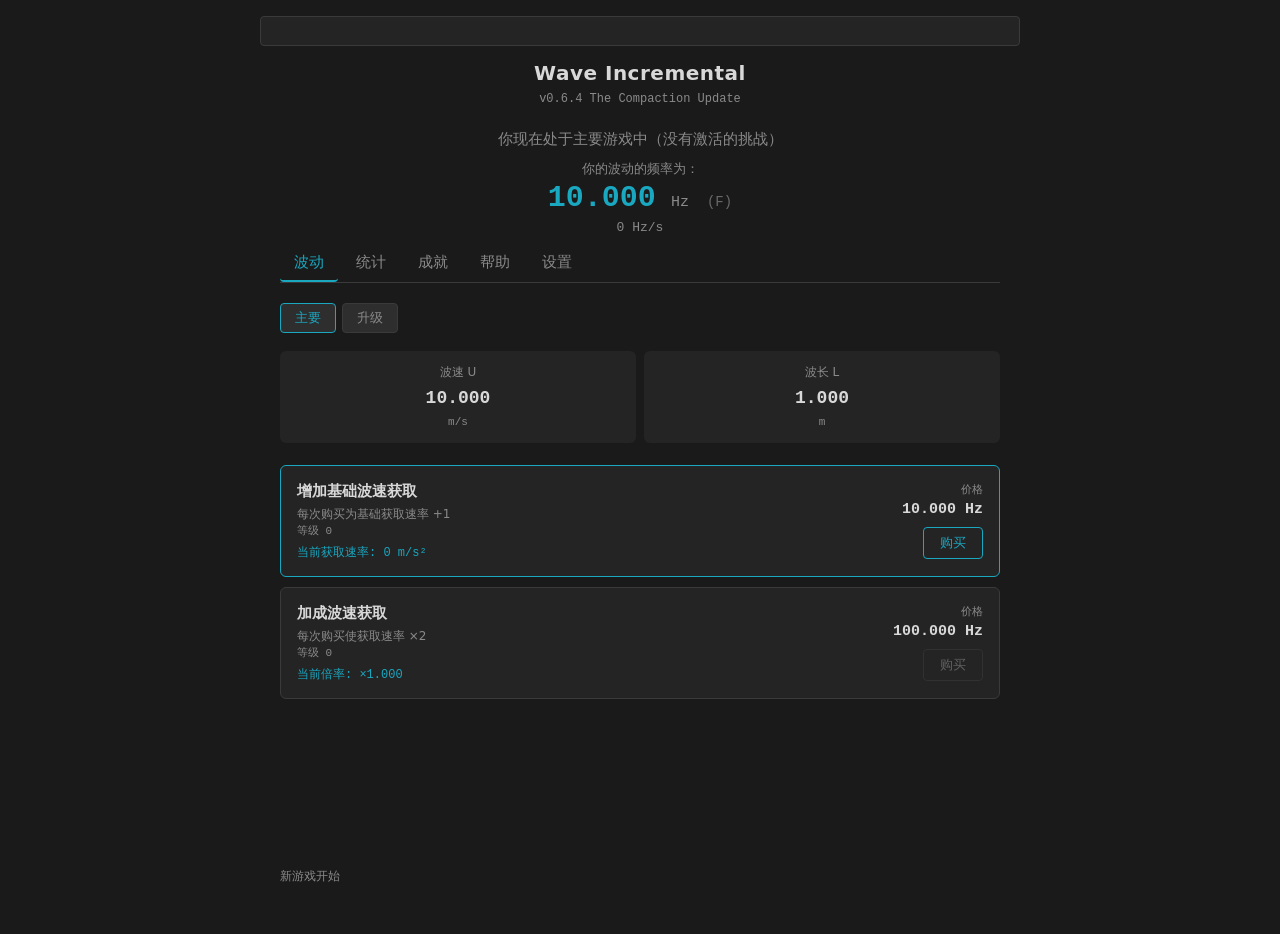
<file: index.html>
<!DOCTYPE html>
<html lang="zh-CN">
<head>
  <meta charset="UTF-8" />
  <meta name="viewport" content="width=device-width, initial-scale=1.0" />
  <title>Wave Incremental</title>
  <link rel="icon" type="image/png" href="favicon.png" />
  <link rel="stylesheet" href="style.css" />
</head>
<body data-theme="black">
  <!-- 滚动新闻条：文案在根目录 news.js（window.gameNews 字符串数组），无内容时整条隐藏 -->
  <div id="news-ticker" class="hidden"><div id="news-track"></div></div>
  <div id="ach-popup-stack"></div>
  <div id="app">
    <header id="topbar">
      <div class="title">Wave Incremental</div>
      <div class="version" id="version-label">v0.6.4 The Compaction Update</div>
      <button id="annihilate-btn" class="annihilate-btn hidden">湮灭</button>
      <button id="compactify-btn" class="annihilate-btn compactify-btn hidden">卷缩</button>
    </header>

    <div id="challenge-status">你现在处于主要游戏中（没有激活的挑战）</div>

    <div id="global-resource">
      <div class="gr-freq-prefix" id="freq-prefix">你的波动的频率为：</div>
      <span class="gr-freq" id="freq-value">10.00</span>
      <span class="gr-unit">Hz &nbsp;<span class="abbrev">(F)</span></span>
      <span class="gr-gain" id="freq-gain">+0.00 Hz/s</span>
      <span class="gr-sp hidden" id="sp-display">奇点 <span id="sp-value">0</span></span>
      <span class="gr-sp gr-ss hidden" id="ss-display">超弦 <span id="ss-value">0</span></span>
      <span class="gr-timerate hidden" id="timerate-display">当前游戏速率：×1.000</span>
      <span class="gr-cooldown hidden" id="cooldown-display">当前指数 k = 1.00</span>
      <span class="gr-cooldown hidden" id="narrow-display">剩余购买次数：10</span>
    </div>

    <!-- 前三次湮灭过场遮罩 -->

    <div id="first-annihilation-overlay" class="ann-overlay hidden">
      <div class="ann-phase1" id="ann-phase1">你达到了普朗克温度</div>
      <div class="ann-phase2" id="ann-phase2">
        <div class="ann-overlay-text">现在的宇宙无法承载你的波动，<br />你需要<span class="purple">「湮灭」</span>一切</div>
        <button id="ann-overlay-btn" class="ann-overlay-btn">湮灭</button>
      </div>
    </div>
    <div id="ann-flash" class="ann-flash hidden"></div>

    <!-- 离线收益结算弹窗 -->
    <div id="offline-overlay" class="hidden">
      <div id="offline-box">
        <h2>欢迎回来</h2>
        <div id="offline-text"></div>
        <button id="offline-claim">收取</button>
      </div>
    </div>

    <nav id="tabs">
      <button class="tab active" data-tab="wave">波动</button>
      <button class="tab ann-tab hidden" data-tab="annihilation" id="tab-annihilation">湮灭</button>
      <button class="tab compact-tab hidden" data-tab="compact" id="tab-compact">卷缩</button>
      <button class="tab" data-tab="stats">统计</button>
      <button class="tab hidden" data-tab="automation" id="tab-automation">自动化</button>
      <button class="tab" data-tab="achievements">成就</button>
      <button class="tab" data-tab="help">帮助</button>
      <button class="tab" data-tab="settings">设置</button>
    </nav>

    <main id="content">
      <!-- ===== 波动 ===== -->
      <section class="page" id="page-wave">
        <nav class="subtabs">
          <button class="subtab active" data-subtab="main">主要</button>
          <button class="subtab" data-subtab="upgrades">升级</button>
          <button class="subtab hidden" data-subtab="phonon" id="subtab-phonon">声子</button>
        </nav>

        <!-- 主要 -->
        <div class="subpage" id="sub-main">
          <div class="stat-tri">
            <div class="tri-cell">
              <div class="tri-label">波速 U</div>
              <div class="tri-value" id="u-value">10.00</div>
              <div class="tri-unit">m/s</div>
            </div>
            <div class="tri-cell">
              <div class="tri-label">波长 L</div>
              <div class="tri-value" id="l-value">1.00</div>
              <div class="tri-unit">m</div>
            </div>
          </div>

          <div id="upgrades-list" class="upgrades"></div>
          <div class="softcap-note hidden" id="softcap-note">当频率超过 1e100 Hz 时，升级的价格和效果将被软上限</div>
        </div>

        <!-- 升级 -->
        <div class="subpage hidden" id="sub-upgrades">
          <h2 class="page-title">升级</h2>
          <div id="meta-upgrades-list" class="upgrades"></div>
        </div>

        <!-- 声子 -->
        <div class="subpage hidden" id="sub-phonon">
          <h2 class="page-title">声子</h2>
          <div class="ph-resources">
            <div class="ph-res-text" id="ph-res-text">你拥有0声子，温度为0 K</div>
            <div class="ph-thermal" id="ph-thermal">热涨落把你的波速获取变为原来的1.000倍</div>
            <div class="ph-softcap-note hidden" id="ph-softcap-note">超过普朗克温度的部分将受到软上限限制</div>
          </div>
          <div class="btn-row ph-gen-row">
            <button id="ph-gen-btn">启动声子发生器</button>
          </div>
          <div class="ph-section">
            <h3>发生器升级（可重复）</h3>
            <div id="ph-upg-list" class="upgrades"></div>
          </div>
          <div class="ph-section">
            <h3>单次升级</h3>
            <div id="ph-meta-list" class="upgrades"></div>
          </div>
        </div>
      </section>

      <!-- ===== 统计 ===== -->
      <section class="page hidden" id="page-stats">
        <nav class="subtabs">
          <button class="subtab active" data-subtab="stats-data">数据</button>
          <button class="subtab" data-subtab="stats-reset">重置</button>
          <button class="subtab hidden" data-subtab="stats-challenge" id="subtab-stats-challenge">挑战</button>
        </nav>

        <!-- 数据 -->
        <div class="subpage" id="sub-stats-data">
          <div class="stat-group">
            <h3 class="sg-title">通用</h3>
            <div class="stat-list">
              <div class="stat-row">
                <span class="stat-label">游戏时间</span>
                <span class="stat-value" id="stat-playtime">0s</span>
              </div>
              <div class="stat-row">
                <span class="stat-label">真实时间</span>
                <span class="stat-value" id="stat-realtime">0s</span>
              </div>
              <div class="stat-row">
                <span class="stat-label">累计频率 (F)</span>
                <span class="stat-value" id="stat-total">10.00 Hz</span>
              </div>
              <div class="stat-row">
                <span class="stat-label">历史最高频率</span>
                <span class="stat-value" id="stat-maxf">10.00 Hz</span>
              </div>
              <div class="stat-row">
                <span class="stat-label">最高波速 (U)</span>
                <span class="stat-value" id="stat-maxu">10.00 m/s</span>
              </div>
              <div class="stat-row">
                <span class="stat-label">最低波长 (L)</span>
                <span class="stat-value" id="stat-minl">1.00 m</span>
              </div>
              <div class="stat-row">
                <span class="stat-label">完成普通成就</span>
                <span class="stat-value" id="stat-ach-n">0 / 30</span>
              </div>
              <div class="stat-row">
                <span class="stat-label">完成隐藏成就</span>
                <span class="stat-value" id="stat-ach-h">0 / 29</span>
              </div>
              <div class="stat-row">
                <span class="stat-label">时间速率</span>
                <span class="stat-value" id="stat-timerate">×1.000</span>
              </div>
            </div>
          </div>
          <div class="stat-group ann-group hidden" id="stat-ann-group">
            <h3 class="sg-title purple-title">湮灭</h3>
            <div class="stat-list">
              <div class="stat-row">
                <span class="stat-label">本次湮灭所花费时间（真实/游戏）</span>
                <span class="stat-value" id="stat-ann-time">— / —</span>
              </div>
              <div class="stat-row">
                <span class="stat-label">总奇点获取</span>
                <span class="stat-value" id="stat-ann-total-sp">0</span>
              </div>
              <div class="stat-row">
                <span class="stat-label">最好单次奇点获取</span>
                <span class="stat-value" id="stat-ann-best-sp">0</span>
              </div>
              <div class="stat-row">
                <span class="stat-label">最好单次奇点/分</span>
                <span class="stat-value" id="stat-ann-best-rate">0</span>
              </div>
              <div class="stat-row">
                <span class="stat-label">最快湮灭时间</span>
                <span class="stat-value" id="stat-ann-fastest">—</span>
              </div>
              <div class="stat-row">
                <span class="stat-label">总湮灭次数</span>
                <span class="stat-value" id="stat-ann-count">0</span>
              </div>
              <div class="stat-row">
                <span class="stat-label">当前宇宙温度上限</span>
                <span class="stat-value" id="stat-ann-tp">1.417e32 K</span>
              </div>
              <div class="stat-row">
                <span class="stat-label">湮灭的扭曲宇宙数量</span>
                <span class="stat-value" id="stat-ann-distort">0</span>
              </div>
            </div>
          </div>
          <div class="stat-group comp-group hidden" id="stat-comp-area">
            <h3 class="sg-title orange-title">卷缩</h3>
            <div class="stat-list">
              <div class="stat-row">
                <span class="stat-label">本次卷缩所花费时间（真实/游戏）</span>
                <span class="stat-value" id="stat-comp-time">— / —</span>
              </div>
              <div class="stat-row">
                <span class="stat-label">总超弦获取</span>
                <span class="stat-value" id="stat-total-ss">0</span>
              </div>
              <div class="stat-row">
                <span class="stat-label">卷缩次数</span>
                <span class="stat-value" id="stat-compactions">0</span>
              </div>
              <div class="stat-row">
                <span class="stat-label">总灵感</span>
                <span class="stat-value" id="stat-total-ins">0</span>
              </div>
              <div class="stat-row">
                <span class="stat-label">最好单次超弦获取</span>
                <span class="stat-value" id="stat-best-ss">0</span>
              </div>
              <div class="stat-row">
                <span class="stat-label">最快卷缩时间</span>
                <span class="stat-value" id="stat-comp-fastest">—</span>
              </div>
              <div class="stat-row">
                <span class="stat-label">最佳SS/分</span>
                <span class="stat-value" id="stat-best-ss-rate">0</span>
              </div>
            </div>
          </div>
        </div>

        <!-- 重置 -->
        <div class="subpage hidden" id="sub-stats-reset">
          <h3 class="sg-title purple-title">最近十次湮灭</h3>
          <div id="ann-history-list" class="ann-history-list"></div>
          <div id="comp-history-area" class="hidden">
            <h3 class="sg-title orange-title">最近十次卷缩</h3>
            <div id="comp-history-list" class="ann-history-list"></div>
          </div>
        </div>

        <!-- 挑战 -->
        <div class="subpage hidden" id="sub-stats-challenge">
          <div class="stat-list" id="challenge-list"></div>
        </div>
      </section>

      <!-- ===== 设置 ===== -->
      <section class="page hidden" id="page-settings">
        <h2 class="page-title">设置</h2>

        <div class="setting-group">
          <h3>主题</h3>
          <div class="btn-row">
            <button id="theme-white">白色</button>
            <button id="theme-black">黑色</button>
          </div>
        </div>

        <div class="setting-group">
          <h3>离线收益</h3>
          <div class="btn-row">
            <button id="offline-on">开启</button>
            <button id="offline-off">关闭</button>
          </div>
          <p class="muted small">重新打开页面时结算离开期间的波速、声子与自动化（上限 8 小时）。</p>
          <div class="btn-row">
            <label class="decimals-label">计算步数（1000–100000，离线进度时自动购买将工作的更差）：
              <input type="number" id="offline-steps-input" min="1000" max="100000" step="1000" value="8000" />
            </label>
          </div>
        </div>

        <div class="setting-group">
          <h3>数值显示方式</h3>
          <div class="btn-row" id="notation-row">
            <button data-notation="scientific">科学</button>
            <button data-notation="e">对数</button>
          </div>
        </div>

        <div class="setting-group">
          <h3>小数位数</h3>
          <div class="btn-row">
            <label class="decimals-label">显示位数（3–6）：
              <input type="number" id="decimals-input" min="3" max="6" step="1" value="3" />
            </label>
          </div>
        </div>

        <div class="setting-group">
          <h3>界面刷新频率</h3>
          <div class="btn-row" id="uifps-row">
            <button data-uifps="16">流畅（60fps）</button>
            <button data-uifps="33">平衡（30fps）</button>
            <button data-uifps="100">省电（10fps）</button>
          </div>
        </div>

        <div class="setting-group">
          <h3>存档</h3>
          <textarea id="save-io" placeholder="导出/导入的 base64 存档将显示在此处..." rows="3"></textarea>
          <div class="btn-row">
            <button id="save-copy">导出并复制到剪贴板</button>
            <button id="save-download">导出为 TXT 文件</button>
            <button id="save-load-txt">从 TXT 文件导入</button>
            <button id="save-load-from-io">从文本框导入</button>
            <input type="file" id="save-file-input" accept=".txt,text/plain" class="hidden" />
          </div>
        </div>

        <div class="setting-group">
          <h3>存档槽</h3>
          <div id="slot-list"></div>
        </div>

        <div class="setting-group">
          <h3>更新日志</h3>
          <a href="CHANGELOG-player.md" target="_blank" class="changelog-link">查看 Changelog</a>
        </div>

        <div class="setting-group">
          <h3>仓库</h3>
          <a href="https://github.com/CyclingCycloid/Wave-Incremental" target="_blank" class="repo-link">GitHub 仓库</a>
          <p class="muted small">关注摆线谢谢喵，给摆线点星星谢谢喵</p>
        </div>

        <div class="setting-group">
          <h3>rua摆线</h3>
          <button id="rua-btn">rua摆线！</button>
          <p class="muted small" id="rua-status">好感度 0</p>
          <button id="rua-boost-btn">获取倍率</button>
          <p class="muted small" id="rua-boost-info">点击获取随机倍率加成（持续 10 分钟，CD 1 小时）</p>
        </div>

        <div class="setting-group danger">
          <h3>危险操作</h3>
          <button id="hard-reset" class="danger-btn">硬重置（清除一切）</button>
          <div class="btn-row" id="test-mode-row">
            <button id="enter-test-btn">进入测试</button>
            <button id="clear-vf-btn" class="hidden" title="仅当前 VF 归 0（VF 上限不动，归 0 后自动向上限追赶）">清零VF</button>
            <button id="clear-vf-cap-btn" class="hidden" title="仅 VF 上限归 0（当前 VF 不动）——重测虚空外追赶用；下次退出虚空结算会重新写入上限">清空VF上限</button>
            <button id="clear-vp-btn" class="hidden">清除VP·质量归一</button>
            <button id="clear-void-btn" class="hidden">清零VF与虚空升级</button>
            <button id="clear-vf-best-btn" class="hidden" title="历史最高持有虚空泡沫记录归 0（里程碑3「度规塌缩」的判定 latch，当前 VF 不动）">清空历史最高VF</button>
            <button id="clear-research-btn" class="hidden">清空ED与推论</button>
            <button id="clear-research-rec-btn" class="hidden" title="仅清除实验完成记录（完成次数计数与各实验历史最高等级归 0；ED 与推论不动、已购研究不动、进行中的实验不中断）">清除实验完成记录</button>
            <button id="clear-sr-btn" class="hidden" title="课题等级清零：SR1 累计投入推论归 0（等级随之清零，理论深度的课题加成同步回退）；已购研究/节点/其他深度来源不动">课题等级清零</button>
            <button id="clear-sf-btn" class="hidden" title="仅萨尔彼得频率（SF）归 0（CM 与 NE 不动，不执行卷缩重置）">清空SF</button>
            <button id="clear-ne-btn" class="hidden" title="仅冯·诺依曼熵（NE）归 0（CM 与 SF 不动，不执行卷缩重置）">清空NE</button>
            <button id="clear-inf-btn" class="hidden" title="仅推论归 0（不动 ED 与已购买的研究）">清空推论</button>
            <button id="clear-research-bought-btn" class="hidden" title="清空全部已购买的研究（推论不返还，理论深度 −1/3×数量回退）">清空已购研究</button>
            <button id="reset-ins-btn" class="hidden" title="总灵感与可用灵感归 0、灵感购买价格回初始并清空理论树（不执行卷缩重置）">重置灵感·清空理论树</button>
            <button id="reset-tp-cm-btn" class="hidden" title="拓扑节点（TP 与点/边/面配置）与卡拉比-丘流形（CM）归 0（不执行卷缩重置）">重置TP和CM</button>
            <button id="clear-cm-btn" class="hidden" title="仅卡拉比-丘流形（CM）归 0，拓扑节点不动（不执行卷缩重置）">清空CM</button>
            <button id="clear-ss-btn" class="hidden" title="仅持有的超弦（SS）归 0，总超弦统计与拓扑节点不动（不执行卷缩重置）">清空SS</button>
            <button id="force-ann-btn" class="hidden">无Sp湮灭</button>
            <button id="force-compact-btn" class="hidden">导致一次卷缩重置</button>
          </div>
        </div>
      </section>

      <!-- ===== 成就 ===== -->
      <section class="page hidden" id="page-achievements">
        <h2 class="page-title">成就</h2>
        <div class="ach-time-rate" id="ach-time-rate">你的成就将时间速率变为原来的1.000倍</div>
        <div class="ach-filters">
          <label><input type="checkbox" id="ach-hide-locked"> 隐藏不可见的成就行</label>
          <label><input type="checkbox" id="ach-hide-done"> 隐藏已完成的成就行</label>
        </div>
        <div class="ach-hint">带五角星的成就具有特殊奖励，点击单元格查看</div>

        <div class="ach-section">
          <h3>普通成就</h3>
          <p class="muted small">每行 5 个；完成一整行后解锁下一行的达成条件。</p>
          <div id="normal-ach-grid" class="ach-grid"></div>
        </div>

        <div class="ach-section">
          <h3>隐藏成就</h3>
          <p class="muted small">无明确达成条件。未解锁显示 ？？？，点击可查看名称。</p>
          <div id="hidden-ach-grid" class="ach-grid hidden-grid"></div>
        </div>
      </section>

      <!-- ===== 湮灭 ===== -->
      <section class="page hidden" id="page-annihilation">
        <nav class="subtabs">
          <button class="subtab active" data-subtab="ann-milestones">里程碑</button>
          <button class="subtab" data-subtab="ann-sp">奇点</button>
          <button class="subtab hidden distort-subtab" data-subtab="ann-distort" id="subtab-distort">扭曲</button>
          <button class="subtab hidden blackhole-subtab" data-subtab="ann-blackhole" id="subtab-blackhole">黑洞</button>
          <button class="subtab hidden void-subtab" data-subtab="ann-void" id="subtab-void">虚空</button>
        </nav>

        <!-- 里程碑 -->
        <div class="subpage" id="sub-ann-milestones">
          <div class="milestone-list" id="milestone-list"></div>
        </div>

        <!-- 奇点 -->
        <div class="subpage hidden" id="sub-ann-sp">
          <button id="break-rules-btn" class="break-rules-btn hidden">打破多元宇宙的规则</button>
          <div class="sp-bonus-panel" id="sp-bonus-panel"></div>
          <div class="sp-upgrade-list" id="sp-upgrade-list"></div>
        </div>

        <!-- 扭曲（测试版） -->
        <div class="subpage hidden" id="sub-ann-distort">
          <p class="muted" style="font-size: 14px;">进入扭曲宇宙会立刻进行一次湮灭重置。达到该宇宙的普朗克温度即可湮灭它（每个宇宙仅首次给予奖励），扭曲宇宙内的目标即为该宇宙普朗克温度（温度上限），与主宇宙温度上限无关；未达标时点击正上方湮灭按钮将退出该宇宙，如果启动了自动湮灭，则会在可以湮灭扭曲宇宙的时候尽快完成一次湮灭。</p>
          <div class="distort-summary" id="distort-summary"></div>
          <div class="distort-active-controls hidden" id="distort-active-controls">
            <button id="distort-retry-btn">重试</button>
            <button id="distort-exit-btn">退出</button>
          </div>
          <div id="distort-list" class="distort-grid"></div>
        </div>

        <!-- 黑洞 -->
        <div class="subpage hidden" id="sub-ann-blackhole">
          <div class="bh-canvas-wrap">
            <canvas id="bh-canvas" width="600" height="360"></canvas>
          </div>
          <div class="bh-stats" id="bh-stats"></div>
          <div class="bh-state-row" id="bh-state-row">
            <button class="bh-state-btn" data-bh-state="accrete">吸积</button>
            <button class="bh-state-btn" data-bh-state="distorl">扭曲</button>
            <button class="bh-state-btn" data-bh-state="pulse">脉冲</button>
          </div>
          <div class="bh-upg-list" id="bh-upg-list"></div>
        </div>

        <!-- 虚空（A52 解锁）-->
        <div class="subpage hidden" id="sub-ann-void">
          <div id="void-particles" aria-hidden="true"></div>
          <h3 class="void-title">虚 空</h3>
          <p class="void-desc">选择扭曲宇宙的削弱，让它们同时生效。在频率达到 <strong><span id="void-target">1e2000</span> Hz</strong> 后退出虚空，即可根据已生效的削弱与最终频率获得<strong>虚空泡沫（VF）</strong>——VF 可增强虚粒子的获取，并在聚合浪潮后加成黑洞吸积；VF 也可作为货币消耗（量子狂潮、虚空共振的填充）。</p>
          <div id="void-stats" class="void-stats"></div>
          <div id="void-rules" class="void-rule-grid"></div>
          <div id="void-enter-row" class="void-enter-row">
            <button id="void-enter-btn" class="void-enter-btn">进入虚空</button>
            <button id="void-quick-all-btn" class="void-enter-btn hidden" title="一次性勾选全部 8 种削弱并进入虚空（购买研究「虚空探测器」后解锁）">进入全扭曲虚空</button>
          </div>
          <div id="void-active-panel" class="hidden">
            <div id="void-progress"></div>
            <button id="void-exit-btn" class="void-exit-btn">退出虚空</button>
          </div>
          <h3 class="void-sub">虚空升级</h3>
          <div id="void-upg-list" class="bh-upg-row void-upg-grid"></div>
          <h3 class="void-sub">虚空里程碑</h3>
          <div id="void-milestone-list" class="void-ms-grid"></div>
        </div>
      </section>

      <!-- ===== 卷缩（v0.6.1 测试，橙色主题）===== -->
      <section class="page hidden" id="page-compact">
        <nav class="subtabs">
          <button class="subtab active" data-subtab="comp-ms">里程碑</button>
          <button class="subtab" data-subtab="comp-dim">维度</button>
          <button class="subtab" data-subtab="comp-theory">理论树</button>
          <button class="subtab research-subtab hidden" data-subtab="research" id="subtab-research">研究</button>
        </nav>

        <!-- 里程碑（参照湮灭里程碑横条） -->
        <div class="subpage" id="sub-comp-ms">
          <div id="comp-milestone-list" class="milestone-list comp-ms-list"></div>
        </div>

        <!-- 维度 -->
        <div class="subpage hidden" id="sub-comp-dim">
          <h3 class="compact-title">维度折叠器</h3>
          <div class="btn-row dim-theme-row hidden" id="dim-theme-row">
            <button data-dim-theme="space">空间</button>
            <button data-dim-theme="time">时间</button>
            <button data-dim-theme="info">信息</button>
          </div>
          <canvas id="comp-dim24-canvas" aria-label="维度折叠器的四维多胞体旋转线框投影"></canvas>
          <div class="comp-dim-top">
            <div class="comp-cm-value"><span id="comp-res-label">卡拉比-丘流形（CM）：</span><span id="comp-cm-value">0</span></div>
            <div class="comp-cm-rate" id="comp-cm-rate">每秒 +0（真实时间）</div>
          </div>
          <div class="comp-dim-formulas">
            <div id="comp-betti-line"></div>
            <div id="comp-formula-line"></div>
          </div>
          <div class="comp-dim-effect" id="comp-dim-effect"></div>
          <div class="comp-section">
            <div id="comp-tp-line" class="comp-tp-line"></div>
            <button id="comp-tp-buy" class="comp-btn">购买拓扑节点</button>
          </div>
          <div class="comp-section">
          <div class="comp-geo-hint">几何转换（每个消耗 1 拓扑节点，可退回）</div>
          <div class="comp-auto-row"><button id="comp-auto-alloc" class="comp-btn small hidden" title="按当前拓扑节点总数计算整数约束下的最优点/边/面分配并应用（成就 A64 奖励）">自动最佳分配</button></div>
          <div id="comp-geo-row" class="comp-geo-row"></div>
          </div>
        </div>

        <!-- 理论树 -->
        <div class="subpage hidden" id="sub-comp-theory">
          <div class="comp-ins-box">
            <div class="comp-ins-head" id="comp-ins-line"></div>
            <div class="comp-ins-tools">
              <button id="theory-respec-btn" class="comp-btn small">卷缩重置理论树：关</button>
              <button id="theory-export-btn" class="comp-btn small">导出到剪贴板</button>
              <button id="theory-import-btn" class="comp-btn small">导入理论树</button>
            </div>
            <div id="comp-ins-presets" class="comp-ins-presets"></div>
            <div id="theory-preset-menu" class="comp-ins-presets hidden">
              <button class="comp-btn small">加载</button>
              <button class="comp-btn small">保存</button>
              <button class="comp-btn small">导入</button>
              <button class="comp-btn small">命名</button>
              <button class="comp-btn small danger-btn">清除</button>
            </div>
            <div id="comp-ins-cells" class="comp-ins-cells"></div>
          </div>
          <div class="tree-viewport" id="tree-viewport">
            <div class="tree-world" id="tree-world">
              <svg id="tree-lines" xmlns="http://www.w3.org/2000/svg"></svg>
            </div>
            <div class="tree-controls">
              <button id="tree-zoom-in" class="comp-btn small">＋</button>
              <button id="tree-zoom-out" class="comp-btn small">−</button>
              <button id="tree-zoom-reset" class="comp-btn small">重置</button>
            </div>
            <div class="tree-hint">拖动移动 · 滚轮 / 按钮缩放</div>
          </div>
        </div>

        <!-- 研究（v0.6.3 测试，天蓝实验室风；购买节点51 解锁） -->
        <div class="subpage hidden" id="sub-research">
          <div class="research-bg" aria-hidden="true"></div>
          <h3 class="research-title">研 究</h3>
          <div class="research-stats">
            <div class="research-res-line ed-line">
              <span class="research-res-label">实验数据（ED）</span>
              <span class="research-res-val" id="research-ed">0</span>
            </div>
            <div class="research-res-line inf-line">
              <span class="research-res-label">推论（Inf）</span>
              <span class="research-res-val" id="research-inf">0</span>
              <div class="research-res-rate" id="research-inf-rate">（每秒 +0）</div>
            </div>
            <div class="research-res-line depth-line">
              <span class="research-res-label">当前理论深度</span>
              <span class="research-res-val" id="research-depth">5.000</span>
              <div class="research-res-rate">你的理论深度等于可解锁的最深节点</div>
            </div>
          </div>
          <p class="research-desc">完成实验获得实验数据（ED），只记录历史最高的一次——难度分取决于选择的实验，预测分取决于与预测奇点的接近程度，附加分取决于各个加成和总奇点（超过预测时按预测计算）。</p>
          <div class="research-mult-line" id="research-mult-line"></div>
          <div class="research-start-row">
            <button id="research-start-btn" class="research-action-btn">开始实验</button>
          </div>
          <div class="research-predict-row">
            <label>预测总奇点：<input type="text" id="research-predict" class="research-predict" placeholder="如 1e320（至少 1e310）" /></label>
          </div>
          <!-- 研究项目（v0.6.3.2 测试；成就 A71「乌云」解锁） -->
          <div id="research-projects" class="hidden">
            <h3 class="research-projects-title">研究项目</h3>
            <div id="research-proj-row" class="research-proj-row"></div>
            <div class="research-projects-hint">购买研究可以增加你的理论深度</div>
            <button id="research-done-toggle" class="comp-btn small research-done-toggle">查看/隐藏已经完成的研究（点击可查看效果）</button>
            <div id="research-done-grid" class="research-modal-grid hidden"></div>
          </div>
          <!-- 课题（v0.6.3.2 测试；购买 R9 解锁，A72「立论」为其成就） -->
          <div id="research-subjects" class="hidden">
            <h3 class="research-projects-title">课题</h3>
            <div id="research-sr-row" class="research-proj-row"></div>
          </div>
          <h3 class="research-sub">实验列表</h3>
          <div id="research-list" class="research-list"></div>
        </div>
      </section>

      <!-- ===== 自动化 ===== -->
      <section class="page hidden" id="page-automation">
        <h2 class="page-title">自动化</h2>
        <div class="auto-list" id="auto-list"></div>
      </section>

      <!-- ===== 帮助 ===== -->
      <section class="page hidden" id="page-help">
        <h2 class="page-title">帮助</h2>
        <p class="muted small">机制讲解随游戏进度逐步开放：解锁对应页面后，相关章节会在此出现。</p>

        <details class="help-section" id="help-wave">
          <summary>波与频率 <span class="help-ver">v0.1–v0.2</span></summary>
          <div class="help-body">
            <p><strong>频率</strong>：<span class="help-formula">F = U / L</span>。波速 U 随时间增长，波长 L 越短频率越高。</p>
            <p>升级1/2 分别以 +1、×2 提升波速获取；升级3 按历史峰值频率缩短波长（仅当 F 超过峰值时可再购），并重置波速与升级1/2。</p>
            <p>频率超过 1e100 Hz 后，升级的价格与效果受软上限。</p>
          </div>
        </details>

        <details class="help-section hidden" id="help-phonon">
          <summary>声子与温度 <span class="help-ver">v0.3</span></summary>
          <div class="help-body">
            <p><span class="help-formula">T = n · h · F / k_B</span>——声子数与频率共同决定温度；热涨落使波速获取 ×max(1,T)^指数，声子与波速互相喂养。</p>
            <p>升级：发生器效率（间隔 ÷1.5/级）、倍率（第 n 级 ×(n+1)²）、升级3指数加成（+0.01/级）；单次：声子涨落（温度加成声子获取）、声波耦合（波速加成声子获取）。</p>
          </div>
        </details>

        <details class="help-section hidden" id="help-annihilation">
          <summary>湮灭与奇点 <span class="help-ver purple-text">v0.4</span></summary>
          <div class="help-body">
            <p>温度达到当前的普朗克温度即可湮灭：重置波速与升级，换取奇点 Sp。前 10 次湮灭期间，达到湮灭条件后计算暂停（可获得的奇点保持在最大值），湮灭后恢复。前三次湮灭播放过场动画；10 次湮灭后只需最初的普朗克温度（1.4168e32 K）。里程碑见湮灭页。</p>
            <p>Sp 获取（按有效温度 T）：T &lt; 1e50 时 1~10（线性）；1e50 ≤ T &lt; 1e100 时 lg(T)/5；T ≥ 1e100 时 2·T^0.01。单次超过 1.79e308 的部分按 (Sp/1.79e308)^(1/lg(Sp)^0.15) 压缩。</p>
            <p>总奇点加成波速获取、普朗克常数与温度上限（当前数值见奇点页面板）。</p>
          </div>
        </details>

        <details class="help-section hidden" id="help-distort">
          <summary>扭曲 <span class="help-ver darkred-text">v0.4.2.1</span></summary>
          <div class="help-body">
            <p>进入扭曲宇宙会立刻湮灭重置；达到该宇宙的普朗克温度即可<strong>湮灭它</strong>——初次完成奖励 Sp 获取 ×2。扭曲宇宙内普朗克温度与主宇宙普朗克温度无关，为扭曲宇宙的湮灭条件。宇宙内湮灭不获得 Sp；未达标时点击湮灭按钮 = 退出该宇宙。</p>
            <p>开启自动湮灭时，会在能湮灭宇宙时尽快完成一次。</p>
            <p class="muted">各宇宙的削弱、目标与完成状态见「扭曲」页；里程碑见湮灭页「里程碑」。</p>
          </div>
        </details>

        <details class="help-section hidden" id="help-sp-upgrades">
          <summary>奇点升级 <span class="help-ver purple-text">v0.4.2</span></summary>
          <div class="help-body">
            <p>3DA 解锁；消耗 Sp 购买、永久保留。可重复升级的软上限与当前总效果见卡片。</p>
            <ul>
              <li>机械共振：^max(1, √n/5)（n = 升级1等级）</li>
              <li>光子共振：+min(2, lg(1+n)/4)（升级2底数）</li>
              <li>黑体辐射：×max(1, L^-0.1)</li>
              <li>时间之矢：×(1 + lg(1+t)^0.6)（t = 真实游玩时间）</li>
              <li>绝对零度：×min(200, max(1, min((1000/T)^0.5, 60/T)))（T = 冷却最佳完成时间）</li>
              <li>共轭湮灭：×(1 + lg(1+A)/3)^0.5（A = 湮灭次数）</li>
              <li>虚幻凝聚：×(1+VP)^0.4</li>
            </ul>
          </div>
        </details>

        <details class="help-section hidden" id="help-blackhole">
          <summary>黑洞 <span class="help-ver black-text">v0.4.3</span></summary>
          <div class="help-body">
            <p>黑洞独立于湮灭之外（重置不清空）。三个状态随时切换（吸积/脉冲按真实时间，不受时间倍率影响）：</p>
            <ul>
              <li><strong>吸积</strong>：质量增长；虚粒子持续衰减（VP ≥ 1e10 后加快衰变速度）</li>
              <li><strong>扭曲</strong>：时间倍率 ×(1 + M^效果指数)；无质量与虚粒子变化</li>
              <li><strong>脉冲</strong>：质量衰减，虚粒子 +floor(倍率×(M^0.1−1))/s</li>
            </ul>
            <p>质量获取超过软上限的部分受压缩（达到时页内提示）。</p>
            <span id="help-svpu-extra" class="hidden">购买临界湮灭后追加虚粒子升级：热能超载（削弱温度软上限）、潮汐撕裂（质量软上限起始每级 +10 个数量级）。</span>
            <p class="muted hidden" id="help-vpu-extra">虚幻升级：各升级的解锁条件见卡片；<strong>达成一次即永久有效</strong>。</p>
          </div>
        </details>

        <details class="help-section hidden" id="help-void">
          <summary>虚空 <span class="help-ver">v0.5.1</span></summary>
          <div class="help-body">
            <p>选择任意多个扭曲削弱同时生效进入虚空（进入即湮灭重置，需 1e50 总奇点）。频率达到 <strong>1e2000 Hz</strong> 后从虚空页退出，按以下公式结算出本次 <strong>VF 上限</strong>（与历史上限取大，只增不减）：</p>
            <p class="help-formula">VF = 8^(N-1) × 乘数之积 × (F/1e2000)^min(0.0003, √(0.0009/lg(F+1)))</p>
            <p>在虚空外，当前 VF 每秒增长上限差值的 5%（指数逼近，真实时间）；虚空中不增长。虚空中的波速获取超过 1e20000 的部分将受到很强的软上限影响。虚空内禁用湮灭；VF 的各项效果、虚空升级与里程碑均见虚空页。</p>
          </div>
        </details>

        <details class="help-section hidden" id="help-void2">
          <summary>虚空 II <span class="help-ver research-text">v0.6.3.2（测试）</span></summary>
          <div class="help-body">
            <p>购买研究「虚空探测器」（R2）后：</p>
            <ul>
              <li>「进入全扭曲虚空」快捷按钮</li>
              <li>全扭曲虚空中 VF 频率项在 1e20000 封顶，超出部分 ×(F/1e20000)^(1/3000)</li>
              <li>里程碑3「度规塌缩」（历史最高 VF ≥ 1e22）：定向削弱在虚空中失效、VF 前三效果 ^1.1、折叠器速度 ×VF^0.1，并解锁 SVU3</li>
            </ul>
            <p><strong>SVU3 虚数相变</strong>：ρ 只在全扭曲虚空按真实时间增长（速率 w/(1+ρ)^(1+N/3)，w = 超出软上限的波速获取对数）；ρ ≥ 500+100N 可相变（N+1、ρ 清零，获取更难但软上限推迟更强）。相变与无序化仅虚空外可用；完整说明见虚空页 ⓘ。</p>
          </div>
        </details>

        <details class="help-section hidden" id="help-compact">
          <summary>卷缩 <span class="help-ver orange-text">v0.6.1（测试）</span></summary>
          <div class="help-body">
            <p>A55 解锁（测试）。虚粒子 ≥ 1e36、持有 Sp ≥ 1.79e308 且完成全扭曲虚空时可卷缩：重置此前所有内容（黑洞与虚空一并重置，里程碑按卷缩次数给予保留项），获得超弦 SS。</p>
            <p class="help-formula">SS = floor(((VP/1e36)^(1/30) × (Sp/1.79e308)^(1/300))^0.8)</p>
            <p>首次固定 1 SS；保留统计、成就与卷缩层自身（SS/灵感/折叠器配置）。</p>
          </div>
        </details>

        <details class="help-section hidden" id="help-compact-dim">
          <summary>维度折叠器 <span class="help-ver orange-text">v0.6.1（测试）</span></summary>
          <div class="help-body">
            <p>SS 购买拓扑节点 TP（第 n 个 floor(1.5^n)），TP 可转换为点 V/边 E/面 F（可退回）：</p>
            <p class="help-formula">b₁ = max(0, E−V+1)　　b₂ = max(0, min(F, ⌊2E/3⌋)−E+V)</p>
            <p class="help-formula">CM/s = TP² × 3^√(3·b₁·b₂)（真实时间，不受游戏速度影响）</p>
            <p>CM 效果：波速获取 ×(1+CM)^4；F = U/L^e（e = 1 + lg(1+lg(1+CM)/3)/10，光学-粒子说 III 后 = 1 + lg(1+lg(1+CM))/6）；奇点获取 ×max(1+lg(CM+1)², CM^0.1)；光学-波动说 III 后 CM 获取额外 ×(1+max(lg(CM+1)², CM^0.05))。CM 在卷缩时清零（R4 后保留）。</p>
          </div>
        </details>
        <details class="help-section hidden" id="help-compact-dim2">
          <summary>维度折叠器 II <span class="help-ver orange-text">v0.6.3.3（测试）</span></summary>
          <div class="help-body">
            <p>购买研究「广义维度折叠理论」后解锁三个主题（空间/时间/信息），共享拓扑节点与几何配置，三资源同时生产：</p>
            <p>SF：黑洞吸积速度 ×(1+SF)²、虚数密度获取速度 ×√(1+4·lg(SF+1))。NE：推论获取 ×(1+lg(1+NE))³、理论深度 +13·lg(NE+1)/1500。A73「多元」：成就倍率额外作用于折叠器生产。</p>
          </div>
        </details>

        <details class="help-section hidden" id="help-compact-theory">
          <summary>理论树 <span class="help-ver orange-text">v0.6.1–v0.6.3.2（测试）</span></summary>
          <div class="help-body">
            <p>灵感（Ins）购买途径（第 n 次价格）：F：10^25000n（超 1e200000 后每级 +5e4，超 1e3000000 后 +1e5）；Sp：10^200(n-1)；SS：2^(n-1)（需先购拓扑节点）。</p>
            <p>节点效果与价格见树上节点；任意父节点已购即可购买。<strong>理论深度</strong>（初始 5）决定可购的最深层（研究项目每个 +1/3、课题另有加成）。</p>
            <p>导出格式：层用「;」、同层用「,」、末尾 0d（如 01;11;21,22;31;41;0d）。</p>
          </div>
        </details>

        <details class="help-section hidden" id="help-compact-research">
          <summary>研究 <span class="help-ver research-text">v0.6.3–v0.6.3.2（测试）</span></summary>
          <div class="help-body">
            <p>选择实验与等级、预测总奇点后开始（开始/结束各执行一次卷缩重置并清空 VP 与黑洞质量）；持有 Sp 达 1.79e308 后可结束实验。</p>
            <p class="help-formula">ED = 难度 × 预测 × 附加　　推论/s = Multi × ED^0.8</p>
            <p>难度 = 3^等级和 × 10^(实验数−1)；预测 = 100×(1−|lg(实际)−lg(预测)|/lg(预测))；附加 = min(10, lg(min(实际,预测)+1)^0.25) × √理论深度（A72 奖励；10 硬上限只针对奇点相关部分）。ED 只记历史最高。</p>
            <p><strong>研究项目</strong>（A71 后）：按顺序出现的待办卡片，满足需求并花费推论购买；每个理论深度 +1/3，效果见卡片。</p>
            <p class="muted hidden" id="help-sr-extra"><strong>课题</strong>：一次只研究一个，激活时每秒投入当前持有对应资源的 1%（消耗）；全部课题的总等级 n 使理论深度 +min(n, 5√n)/20。</p>
          </div>
        </details>

        <details class="help-section" id="help-general">
          <summary>通用：时间速率、统计与存档 <span class="help-ver">v0.2–v0.4</span></summary>
          <div class="help-body">
            <p><strong>时间速率</strong>：每个普通成就 ×1.1。<strong>离线收益</strong>：重开页面结算生产与自动化（上限 8 小时，可关）。<strong>存档</strong>：15 秒自动保存 + 6 个槽位 + 文本框/TXT 导出导入。</p>
            <p><strong>快捷键</strong>（获得 A25 后可用）：←/→ 与 ↑/↓ 切换标签页；U 买全部湮灭前升级、R 买全部湮灭后升级、A 湮灭、L 升级3、C 卷缩；按住 B + 1/2/3 切换黑洞状态；Shift+1~8 进入扭曲宇宙；Shift+A/T/L/M 自动化开关与批量切换。</p>
          </div>
        </details>
      </section>
    </main>

    <footer id="footer">
      <span id="autosave-status">已自动保存</span>
    </footer>
  </div>

  <script src="news.js"></script>
  <script src="break_infinity.js"></script>
  <script src="game.js"></script>
</body>
</html>
</file>
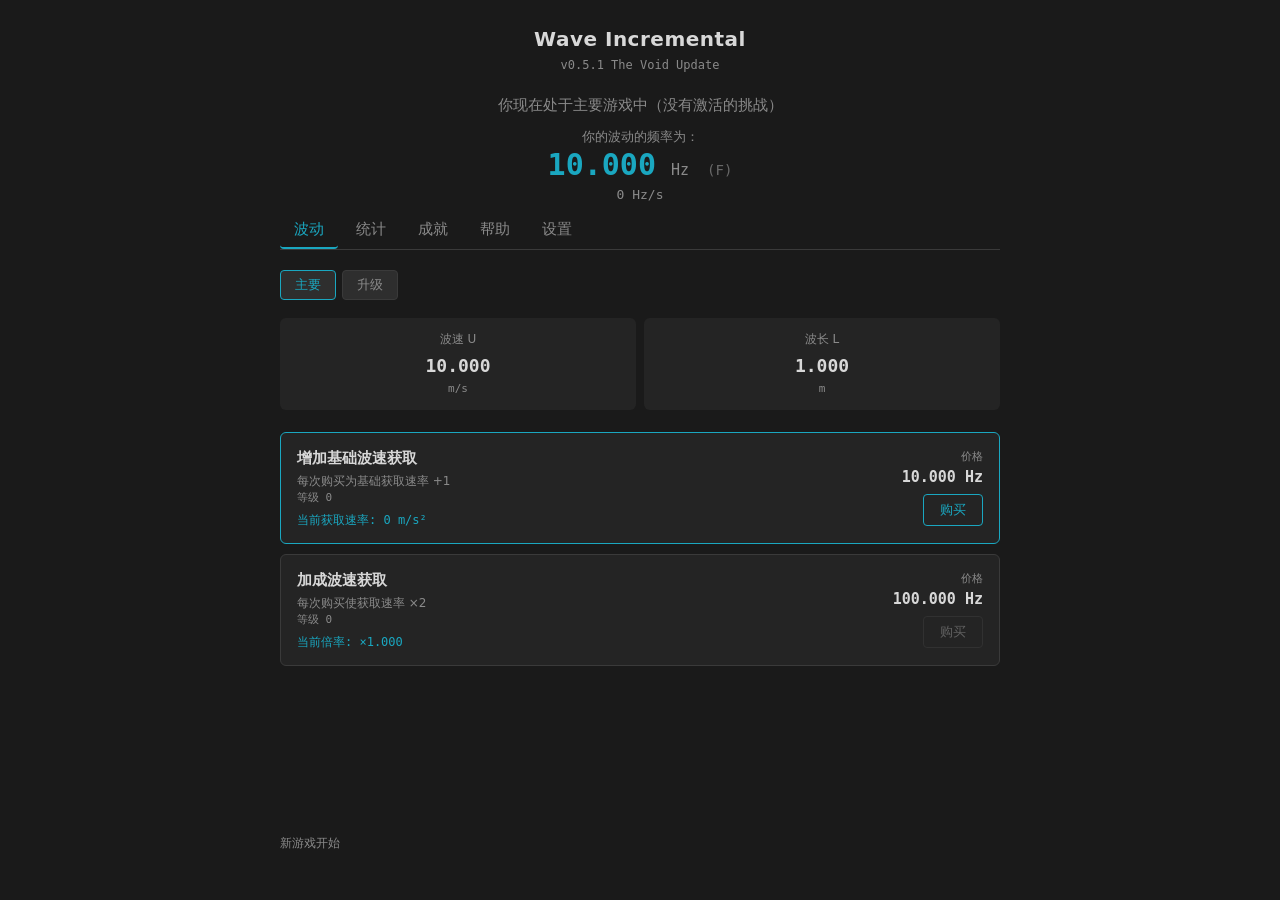
<file: Issue/help/index.html>
<!DOCTYPE html>
<html lang="zh-CN">
<head>
  <meta charset="UTF-8" />
  <meta name="viewport" content="width=device-width, initial-scale=1.0" />
  <title>Wave Incremental</title>
  <link rel="stylesheet" href="../../style.css" />
</head>
<body data-theme="black">
  <div id="ach-popup-stack"></div>
  <div id="app">
    <header id="topbar">
      <div class="title">Wave Incremental</div>
      <div class="version" id="version-label">v0.5.1 The Void Update</div>
      <button id="annihilate-btn" class="annihilate-btn hidden">湮灭</button>
      <button id="compactify-btn" class="annihilate-btn compactify-btn hidden">卷缩</button>
    </header>

    <div id="challenge-status">你现在处于主要游戏中（没有激活的挑战）</div>

    <div id="global-resource">
      <div class="gr-freq-prefix" id="freq-prefix">你的波动的频率为：</div>
      <span class="gr-freq" id="freq-value">10.00</span>
      <span class="gr-unit">Hz &nbsp;<span class="abbrev">(F)</span></span>
      <span class="gr-gain" id="freq-gain">+0.00 Hz/s</span>
      <span class="gr-sp hidden" id="sp-display">奇点 <span id="sp-value">0</span></span>
      <span class="gr-sp gr-ss hidden" id="ss-display">超弦 <span id="ss-value">0</span></span>
      <span class="gr-timerate hidden" id="timerate-display">当前游戏速率：×1.000</span>
      <span class="gr-cooldown hidden" id="cooldown-display">当前指数 k = 1.00</span>
      <span class="gr-cooldown hidden" id="narrow-display">剩余购买次数：10</span>
    </div>

    <!-- 前三次湮灭过场遮罩 -->

    <div id="first-annihilation-overlay" class="ann-overlay hidden">
      <div class="ann-phase1" id="ann-phase1">你达到了普朗克温度</div>
      <div class="ann-phase2" id="ann-phase2">
        <div class="ann-overlay-text">现在的宇宙无法承载你的波动，<br />你需要<span class="purple">「湮灭」</span>一切</div>
        <button id="ann-overlay-btn" class="ann-overlay-btn">湮灭</button>
      </div>
    </div>
    <div id="ann-flash" class="ann-flash hidden"></div>

    <!-- 离线收益结算弹窗 -->
    <div id="offline-overlay" class="hidden">
      <div id="offline-box">
        <h2>欢迎回来</h2>
        <div id="offline-text"></div>
        <button id="offline-claim">收取</button>
      </div>
    </div>

    <nav id="tabs">
      <button class="tab active" data-tab="wave">波动</button>
      <button class="tab ann-tab hidden" data-tab="annihilation" id="tab-annihilation">湮灭</button>
      <button class="tab compact-tab hidden" data-tab="compact" id="tab-compact">卷缩</button>
      <button class="tab" data-tab="stats">统计</button>
      <button class="tab hidden" data-tab="automation" id="tab-automation">自动化</button>
      <button class="tab" data-tab="achievements">成就</button>
      <button class="tab" data-tab="help">帮助</button>
      <button class="tab" data-tab="settings">设置</button>
    </nav>

    <main id="content">
      <!-- ===== 波动 ===== -->
      <section class="page" id="page-wave">
        <nav class="subtabs">
          <button class="subtab active" data-subtab="main">主要</button>
          <button class="subtab" data-subtab="upgrades">升级</button>
          <button class="subtab hidden" data-subtab="phonon" id="subtab-phonon">声子</button>
        </nav>

        <!-- 主要 -->
        <div class="subpage" id="sub-main">
          <div class="stat-tri">
            <div class="tri-cell">
              <div class="tri-label">波速 U</div>
              <div class="tri-value" id="u-value">10.00</div>
              <div class="tri-unit">m/s</div>
            </div>
            <div class="tri-cell">
              <div class="tri-label">波长 L</div>
              <div class="tri-value" id="l-value">1.00</div>
              <div class="tri-unit">m</div>
            </div>
          </div>

          <div id="upgrades-list" class="upgrades"></div>
          <div class="softcap-note hidden" id="softcap-note">当频率超过 1e100 Hz 时，升级的价格和效果将被软上限</div>
        </div>

        <!-- 升级 -->
        <div class="subpage hidden" id="sub-upgrades">
          <h2 class="page-title">升级</h2>
          <div id="meta-upgrades-list" class="upgrades"></div>
        </div>

        <!-- 声子 -->
        <div class="subpage hidden" id="sub-phonon">
          <h2 class="page-title">声子</h2>
          <div class="ph-resources">
            <div class="ph-res-text" id="ph-res-text">你拥有0声子，温度为0 K</div>
            <div class="ph-thermal" id="ph-thermal">热涨落把你的波速获取变为原来的1.000倍</div>
            <div class="ph-softcap-note hidden" id="ph-softcap-note">超过普朗克温度的部分将受到软上限限制</div>
          </div>
          <div class="btn-row ph-gen-row">
            <button id="ph-gen-btn">启动声子发生器</button>
          </div>
          <div class="ph-section">
            <h3>发生器升级（可重复）</h3>
            <div id="ph-upg-list" class="upgrades"></div>
          </div>
          <div class="ph-section">
            <h3>单次升级</h3>
            <div id="ph-meta-list" class="upgrades"></div>
          </div>
        </div>
      </section>

      <!-- ===== 统计 ===== -->
      <section class="page hidden" id="page-stats">
        <nav class="subtabs">
          <button class="subtab active" data-subtab="stats-data">数据</button>
          <button class="subtab" data-subtab="stats-reset">重置</button>
          <button class="subtab hidden" data-subtab="stats-challenge" id="subtab-stats-challenge">挑战</button>
        </nav>

        <!-- 数据 -->
        <div class="subpage" id="sub-stats-data">
          <div class="stat-group">
            <h3 class="sg-title">通用</h3>
            <div class="stat-list">
              <div class="stat-row">
                <span class="stat-label">游戏时间</span>
                <span class="stat-value" id="stat-playtime">0s</span>
              </div>
              <div class="stat-row">
                <span class="stat-label">真实时间</span>
                <span class="stat-value" id="stat-realtime">0s</span>
              </div>
              <div class="stat-row">
                <span class="stat-label">累计频率 (F)</span>
                <span class="stat-value" id="stat-total">10.00 Hz</span>
              </div>
              <div class="stat-row">
                <span class="stat-label">历史最高频率</span>
                <span class="stat-value" id="stat-maxf">10.00 Hz</span>
              </div>
              <div class="stat-row">
                <span class="stat-label">最高波速 (U)</span>
                <span class="stat-value" id="stat-maxu">10.00 m/s</span>
              </div>
              <div class="stat-row">
                <span class="stat-label">最低波长 (L)</span>
                <span class="stat-value" id="stat-minl">1.00 m</span>
              </div>
              <div class="stat-row">
                <span class="stat-label">完成普通成就</span>
                <span class="stat-value" id="stat-ach-n">0 / 30</span>
              </div>
              <div class="stat-row">
                <span class="stat-label">完成隐藏成就</span>
                <span class="stat-value" id="stat-ach-h">0 / 29</span>
              </div>
              <div class="stat-row">
                <span class="stat-label">时间速率</span>
                <span class="stat-value" id="stat-timerate">×1.000</span>
              </div>
            </div>
          </div>
          <div class="stat-group ann-group hidden" id="stat-ann-group">
            <h3 class="sg-title purple-title">湮灭</h3>
            <div class="stat-list">
              <div class="stat-row">
                <span class="stat-label">本次湮灭所花费时间（真实/游戏）</span>
                <span class="stat-value" id="stat-ann-time">— / —</span>
              </div>
              <div class="stat-row">
                <span class="stat-label">总奇点获取</span>
                <span class="stat-value" id="stat-ann-total-sp">0</span>
              </div>
              <div class="stat-row">
                <span class="stat-label">最好单次奇点获取</span>
                <span class="stat-value" id="stat-ann-best-sp">0</span>
              </div>
              <div class="stat-row">
                <span class="stat-label">最好单次奇点/分</span>
                <span class="stat-value" id="stat-ann-best-rate">0</span>
              </div>
              <div class="stat-row">
                <span class="stat-label">最快湮灭时间</span>
                <span class="stat-value" id="stat-ann-fastest">—</span>
              </div>
              <div class="stat-row">
                <span class="stat-label">总湮灭次数</span>
                <span class="stat-value" id="stat-ann-count">0</span>
              </div>
              <div class="stat-row">
                <span class="stat-label">当前宇宙温度上限</span>
                <span class="stat-value" id="stat-ann-tp">1.417e32 K</span>
              </div>
              <div class="stat-row">
                <span class="stat-label">湮灭的扭曲宇宙数量</span>
                <span class="stat-value" id="stat-ann-distort">0</span>
              </div>
            </div>
          </div>
          <div class="stat-group comp-group hidden" id="stat-comp-area">
            <h3 class="sg-title orange-title">卷缩</h3>
            <div class="stat-list">
              <div class="stat-row">
                <span class="stat-label">本次卷缩所花费时间（真实/游戏）</span>
                <span class="stat-value" id="stat-comp-time">— / —</span>
              </div>
              <div class="stat-row">
                <span class="stat-label">总超弦获取</span>
                <span class="stat-value" id="stat-total-ss">0</span>
              </div>
              <div class="stat-row">
                <span class="stat-label">卷缩次数</span>
                <span class="stat-value" id="stat-compactions">0</span>
              </div>
              <div class="stat-row">
                <span class="stat-label">总灵感</span>
                <span class="stat-value" id="stat-total-ins">0</span>
              </div>
              <div class="stat-row">
                <span class="stat-label">最好单次超弦获取</span>
                <span class="stat-value" id="stat-best-ss">0</span>
              </div>
              <div class="stat-row">
                <span class="stat-label">最快卷缩时间</span>
                <span class="stat-value" id="stat-comp-fastest">—</span>
              </div>
              <div class="stat-row">
                <span class="stat-label">最佳SS/分</span>
                <span class="stat-value" id="stat-best-ss-rate">0</span>
              </div>
            </div>
          </div>
        </div>

        <!-- 重置 -->
        <div class="subpage hidden" id="sub-stats-reset">
          <h3 class="sg-title purple-title">最近十次湮灭</h3>
          <div id="ann-history-list" class="ann-history-list"></div>
          <div id="comp-history-area" class="hidden">
            <h3 class="sg-title orange-title">最近十次卷缩</h3>
            <div id="comp-history-list" class="ann-history-list"></div>
          </div>
        </div>

        <!-- 挑战 -->
        <div class="subpage hidden" id="sub-stats-challenge">
          <div class="stat-list" id="challenge-list"></div>
        </div>
      </section>

      <!-- ===== 设置 ===== -->
      <section class="page hidden" id="page-settings">
        <h2 class="page-title">设置</h2>

        <div class="setting-group">
          <h3>主题</h3>
          <div class="btn-row">
            <button id="theme-white">白色</button>
            <button id="theme-black">黑色</button>
          </div>
        </div>

        <div class="setting-group">
          <h3>离线收益</h3>
          <div class="btn-row">
            <button id="offline-on">开启</button>
            <button id="offline-off">关闭</button>
          </div>
          <p class="muted small">重新打开页面时结算离开期间的波速、声子与自动化（上限 8 小时）。</p>
        </div>

        <div class="setting-group">
          <h3>小数位数</h3>
          <div class="btn-row">
            <label class="decimals-label">显示位数（3–6）：
              <input type="number" id="decimals-input" min="3" max="6" step="1" value="3" />
            </label>
          </div>
        </div>

        <div class="setting-group">
          <h3>界面刷新频率</h3>
          <div class="btn-row" id="uifps-row">
            <button data-uifps="16">流畅（60fps）</button>
            <button data-uifps="33">平衡（30fps）</button>
            <button data-uifps="100">省电（10fps）</button>
          </div>
        </div>

        <div class="setting-group">
          <h3>存档</h3>
          <textarea id="save-io" placeholder="导出/导入的 base64 存档将显示在此处..." rows="3"></textarea>
          <div class="btn-row">
            <button id="save-copy">导出并复制到剪贴板</button>
            <button id="save-download">导出为 TXT 文件</button>
            <button id="save-load-txt">从 TXT 文件导入</button>
            <button id="save-load-from-io">从文本框导入</button>
            <input type="file" id="save-file-input" accept=".txt,text/plain" class="hidden" />
          </div>
        </div>

        <div class="setting-group">
          <h3>存档槽</h3>
          <div id="slot-list"></div>
        </div>

        <div class="setting-group">
          <h3>更新日志</h3>
          <a href="../../CHANGELOG.md" target="_blank" class="changelog-link">查看 Changelog</a>
        </div>

        <div class="setting-group">
          <h3>仓库</h3>
          <a href="https://github.com/CyclingCycloid/Wave-Incremental" target="_blank" class="repo-link">GitHub 仓库</a>
          <p class="muted small">关注摆线谢谢喵，给摆线点星星谢谢喵</p>
        </div>

        <div class="setting-group">
          <h3>rua摆线</h3>
          <button id="rua-btn">rua摆线！</button>
          <p class="muted small" id="rua-status">好感度 0</p>
          <button id="rua-boost-btn">获取倍率</button>
          <p class="muted small" id="rua-boost-info">点击获取随机倍率加成（持续 10 分钟，CD 1 小时）</p>
        </div>

        <div class="setting-group danger">
          <h3>危险操作</h3>
          <button id="hard-reset" class="danger-btn">硬重置（清除一切）</button>
          <div class="btn-row" id="test-mode-row">
            <button id="enter-test-btn">进入测试</button>
            <button id="clear-vf-btn" class="hidden" title="仅当前 VF 归 0（VF 上限不动，归 0 后自动向上限追赶）">清零VF</button>
            <button id="clear-vf-cap-btn" class="hidden" title="仅 VF 上限归 0（当前 VF 不动）——重测虚空外追赶用；下次退出虚空结算会重新写入上限">清空VF上限</button>
            <button id="clear-vp-btn" class="hidden">清除VP·质量归一</button>
            <button id="clear-void-btn" class="hidden">清零VF与虚空升级</button>
            <button id="clear-vf-best-btn" class="hidden" title="历史最高持有虚空泡沫记录归 0（里程碑3「度规塌缩」的判定 latch，当前 VF 不动）">清空历史最高VF</button>
            <button id="clear-research-btn" class="hidden">清空ED与推论</button>
            <button id="clear-inf-btn" class="hidden" title="仅推论归 0（不动 ED 与已购买的研究）">清空推论</button>
            <button id="clear-research-bought-btn" class="hidden" title="清空全部已购买的研究（推论不返还，理论深度 −1/3×数量回退）">清空已购研究</button>
            <button id="reset-ins-btn" class="hidden" title="总灵感与可用灵感归 0、灵感购买价格回初始并清空理论树（不执行卷缩重置）">重置灵感·清空理论树</button>
            <button id="reset-tp-cm-btn" class="hidden" title="拓扑节点（TP 与点/边/面配置）与卡拉比-丘流形（CM）归 0（不执行卷缩重置）">重置TP和CM</button>
            <button id="clear-cm-btn" class="hidden" title="仅卡拉比-丘流形（CM）归 0，拓扑节点不动（不执行卷缩重置）">清空CM</button>
            <button id="clear-ss-btn" class="hidden" title="仅持有的超弦（SS）归 0，总超弦统计与拓扑节点不动（不执行卷缩重置）">清空SS</button>
            <button id="force-ann-btn" class="hidden">无Sp湮灭</button>
            <button id="force-compact-btn" class="hidden">导致一次卷缩重置</button>
          </div>
        </div>
      </section>

      <!-- ===== 成就 ===== -->
      <section class="page hidden" id="page-achievements">
        <h2 class="page-title">成就</h2>
        <div class="ach-time-rate" id="ach-time-rate">你的成就将时间速率变为原来的1.000倍</div>
        <div class="ach-filters">
          <label><input type="checkbox" id="ach-hide-locked"> 隐藏不可见的成就行</label>
          <label><input type="checkbox" id="ach-hide-done"> 隐藏已完成的成就行</label>
        </div>
        <div class="ach-hint">带五角星的成就具有特殊奖励，点击单元格查看</div>

        <div class="ach-section">
          <h3>普通成就</h3>
          <p class="muted small">每行 5 个；完成一整行后解锁下一行的达成条件。</p>
          <div id="normal-ach-grid" class="ach-grid"></div>
        </div>

        <div class="ach-section">
          <h3>隐藏成就</h3>
          <p class="muted small">无明确达成条件。未解锁显示 ？？？，点击可查看名称。</p>
          <div id="hidden-ach-grid" class="ach-grid hidden-grid"></div>
        </div>
      </section>

      <!-- ===== 湮灭 ===== -->
      <section class="page hidden" id="page-annihilation">
        <nav class="subtabs">
          <button class="subtab active" data-subtab="ann-milestones">里程碑</button>
          <button class="subtab" data-subtab="ann-sp">奇点</button>
          <button class="subtab hidden distort-subtab" data-subtab="ann-distort" id="subtab-distort">扭曲</button>
          <button class="subtab hidden blackhole-subtab" data-subtab="ann-blackhole" id="subtab-blackhole">黑洞</button>
          <button class="subtab hidden void-subtab" data-subtab="ann-void" id="subtab-void">虚空</button>
        </nav>

        <!-- 里程碑 -->
        <div class="subpage" id="sub-ann-milestones">
          <div class="milestone-list" id="milestone-list"></div>
        </div>

        <!-- 奇点 -->
        <div class="subpage hidden" id="sub-ann-sp">
          <button id="break-rules-btn" class="break-rules-btn hidden">打破多元宇宙的规则</button>
          <div class="sp-bonus-panel" id="sp-bonus-panel"></div>
          <div class="sp-upgrade-list" id="sp-upgrade-list"></div>
        </div>

        <!-- 扭曲（测试版） -->
        <div class="subpage hidden" id="sub-ann-distort">
          <p class="muted" style="font-size: 14px;">进入扭曲宇宙会立刻进行一次湮灭重置。达到该宇宙的普朗克温度即可湮灭它（每个宇宙仅首次给予奖励），扭曲宇宙内的目标即为该宇宙普朗克温度（温度上限），与主宇宙温度上限无关；未达标时点击正上方湮灭按钮将退出该宇宙，如果启动了自动湮灭，则会在可以湮灭扭曲宇宙的时候尽快完成一次湮灭。</p>
          <div class="distort-summary" id="distort-summary"></div>
          <div class="distort-active-controls hidden" id="distort-active-controls">
            <button id="distort-retry-btn">重试</button>
            <button id="distort-exit-btn">退出</button>
          </div>
          <div id="distort-list" class="distort-grid"></div>
        </div>

        <!-- 黑洞 -->
        <div class="subpage hidden" id="sub-ann-blackhole">
          <div class="bh-canvas-wrap">
            <canvas id="bh-canvas" width="600" height="360"></canvas>
          </div>
          <div class="bh-stats" id="bh-stats"></div>
          <div class="bh-state-row" id="bh-state-row">
            <button class="bh-state-btn" data-bh-state="accrete">吸积</button>
            <button class="bh-state-btn" data-bh-state="distorl">扭曲</button>
            <button class="bh-state-btn" data-bh-state="pulse">脉冲</button>
          </div>
          <div class="bh-upg-list" id="bh-upg-list"></div>
        </div>

        <!-- 虚空（A52 解锁）-->
        <div class="subpage hidden" id="sub-ann-void">
          <div id="void-particles" aria-hidden="true"></div>
          <h3 class="void-title">虚 空</h3>
          <p class="void-desc">选择扭曲宇宙的削弱，让它们同时生效。在频率达到 <strong><span id="void-target">1e2000</span> Hz</strong> 后退出虚空，即可根据已生效的削弱与最终频率获得<strong>虚空泡沫（VF）</strong>——VF 可增强虚粒子的获取，并在聚合浪潮后加成黑洞吸积；VF 也可作为货币消耗（量子狂潮、虚空共振的填充）。</p>
          <div id="void-stats" class="void-stats"></div>
          <div id="void-rules" class="void-rule-grid"></div>
          <div id="void-enter-row" class="void-enter-row">
            <button id="void-enter-btn" class="void-enter-btn">进入虚空</button>
            <button id="void-quick-all-btn" class="void-enter-btn hidden" title="一次性勾选全部 8 种削弱并进入虚空（购买研究「虚空探测器」后解锁）">进入全扭曲虚空</button>
          </div>
          <div id="void-active-panel" class="hidden">
            <div id="void-progress"></div>
            <button id="void-exit-btn" class="void-exit-btn">退出虚空</button>
          </div>
          <h3 class="void-sub">虚空升级</h3>
          <div id="void-upg-list" class="bh-upg-row void-upg-grid"></div>
          <h3 class="void-sub">虚空里程碑</h3>
          <div id="void-milestone-list" class="void-ms-grid"></div>
        </div>
      </section>

      <!-- ===== 卷缩（v0.6.1 测试，橙色主题）===== -->
      <section class="page hidden" id="page-compact">
        <nav class="subtabs">
          <button class="subtab active" data-subtab="comp-ms">里程碑</button>
          <button class="subtab" data-subtab="comp-dim">维度</button>
          <button class="subtab" data-subtab="comp-theory">理论树</button>
          <button class="subtab research-subtab hidden" data-subtab="research" id="subtab-research">研究</button>
        </nav>

        <!-- 里程碑（参照湮灭里程碑横条） -->
        <div class="subpage" id="sub-comp-ms">
          <div id="comp-milestone-list" class="milestone-list comp-ms-list"></div>
        </div>

        <!-- 维度 -->
        <div class="subpage hidden" id="sub-comp-dim">
          <h3 class="compact-title">维度折叠器</h3>
          <div class="comp-dim-top">
            <div class="comp-cm-value">卡拉比-丘流形（CM）：<span id="comp-cm-value">0</span></div>
            <div class="comp-cm-rate" id="comp-cm-rate">每秒 +0（真实时间）</div>
          </div>
          <div class="comp-dim-formulas">
            <div id="comp-betti-line"></div>
            <div id="comp-formula-line"></div>
          </div>
          <div class="comp-dim-effect" id="comp-dim-effect"></div>
          <div class="comp-section">
            <div id="comp-tp-line" class="comp-tp-line"></div>
            <button id="comp-tp-buy" class="comp-btn">购买拓扑节点</button>
          </div>
          <div class="comp-section">
          <div class="comp-geo-hint">几何转换（每个消耗 1 拓扑节点，可退回）</div>
          <div class="comp-auto-row"><button id="comp-auto-alloc" class="comp-btn small hidden" title="按当前拓扑节点总数计算整数约束下的最优点/边/面分配并应用（成就 A64 奖励）">自动最佳分配</button></div>
          <div id="comp-geo-row" class="comp-geo-row"></div>
          </div>
        </div>

        <!-- 理论树 -->
        <div class="subpage hidden" id="sub-comp-theory">
          <div class="comp-ins-box">
            <div class="comp-ins-head" id="comp-ins-line"></div>
            <div class="comp-ins-tools">
              <button id="theory-respec-btn" class="comp-btn small">卷缩重置理论树：关</button>
              <button id="theory-export-btn" class="comp-btn small">导出到剪贴板</button>
              <button id="theory-import-btn" class="comp-btn small">导入理论树</button>
            </div>
            <div id="comp-ins-presets" class="comp-ins-presets"></div>
            <div id="theory-preset-menu" class="comp-ins-presets hidden">
              <button class="comp-btn small">加载</button>
              <button class="comp-btn small">保存</button>
              <button class="comp-btn small">导入</button>
              <button class="comp-btn small">命名</button>
            </div>
            <div id="comp-ins-cells" class="comp-ins-cells"></div>
          </div>
          <div class="tree-viewport" id="tree-viewport">
            <div class="tree-world" id="tree-world">
              <svg id="tree-lines" xmlns="http://www.w3.org/2000/svg"></svg>
            </div>
            <div class="tree-controls">
              <button id="tree-zoom-in" class="comp-btn small">＋</button>
              <button id="tree-zoom-out" class="comp-btn small">−</button>
              <button id="tree-zoom-reset" class="comp-btn small">重置</button>
            </div>
            <div class="tree-hint">拖动移动 · 滚轮 / 按钮缩放</div>
          </div>
        </div>

        <!-- 研究（v0.6.3 测试，天蓝实验室风；购买节点51 解锁） -->
        <div class="subpage hidden" id="sub-research">
          <div class="research-bg" aria-hidden="true"></div>
          <h3 class="research-title">研 究</h3>
          <div class="research-stats">
            <div class="research-res-line ed-line">
              <span class="research-res-label">实验数据（ED）</span>
              <span class="research-res-val" id="research-ed">0</span>
            </div>
            <div class="research-res-line inf-line">
              <span class="research-res-label">推论（Inf）</span>
              <span class="research-res-val" id="research-inf">0</span>
              <div class="research-res-rate" id="research-inf-rate">（每秒 +0）</div>
            </div>
            <div class="research-res-line depth-line">
              <span class="research-res-label">当前理论深度</span>
              <span class="research-res-val" id="research-depth">5.000</span>
              <div class="research-res-rate">你的理论深度等于可解锁的最深节点</div>
            </div>
          </div>
          <p class="research-desc">完成实验获得实验数据（ED），只记录历史最高的一次——难度分取决于选择的实验，预测分取决于与预测奇点的接近程度，附加分取决于各个加成和总奇点（超过预测时按预测计算）。</p>
          <div class="research-mult-line" id="research-mult-line"></div>
          <div class="research-start-row">
            <button id="research-start-btn" class="research-action-btn">开始实验</button>
          </div>
          <div class="research-predict-row">
            <label>预测总奇点：<input type="text" id="research-predict" class="research-predict" placeholder="如 1e300" /></label>
          </div>
          <!-- 研究项目（v0.6.3.2 测试；成就 A71「乌云」解锁） -->
          <div id="research-projects" class="hidden">
            <h3 class="research-projects-title">研究项目</h3>
            <div id="research-proj-row" class="research-proj-row"></div>
            <div class="research-projects-hint">购买研究可以增加你的理论深度</div>
            <button id="research-done-toggle" class="comp-btn small research-done-toggle">查看/隐藏已经完成的研究</button>
            <div id="research-done-grid" class="research-modal-grid hidden"></div>
          </div>
          <!-- 课题（v0.6.3.2 测试；购买 R9 解锁，A72「立论」为其成就） -->
          <div id="research-subjects" class="hidden">
            <h3 class="research-projects-title">课题</h3>
            <div id="research-sr-row" class="research-proj-row"></div>
          </div>
          <h3 class="research-sub">实验列表</h3>
          <div id="research-list" class="research-list"></div>
        </div>
      </section>

      <!-- ===== 自动化 ===== -->
      <section class="page hidden" id="page-automation">
        <h2 class="page-title">自动化</h2>
        <div class="auto-list" id="auto-list"></div>
      </section>

      <!-- ===== 帮助 ===== -->
      <section class="page hidden" id="page-help">
        <h2 class="page-title">帮助</h2>
        <p class="muted small">机制讲解随游戏进度逐步开放：解锁对应页面后，相关章节会在此出现。</p>

        <details class="help-section" id="help-wave">
          <summary>波与频率 <span class="help-ver">v0.1–v0.2</span></summary>
          <div class="help-body">
            <p><strong>频率</strong>：<span class="help-formula">F = U / L</span>。波速 U 随时间增长，波长 L 越短频率越高。</p>
            <p>升级1/2 分别以 +1、×2 提升波速获取；升级3 按历史峰值频率缩短波长（仅当 F 超过峰值时可再购），并重置波速与升级1/2。</p>
            <p>频率超过 1e100 Hz 后，升级的价格与效果受软上限。</p>
          </div>
        </details>

        <details class="help-section hidden" id="help-phonon">
          <summary>声子与温度 <span class="help-ver">v0.3</span></summary>
          <div class="help-body">
            <p><span class="help-formula">T = n · h · F / k_B</span>——声子数与频率共同决定温度；热涨落使波速获取 ×max(1,T)^指数，声子与波速互相喂养。</p>
            <p>升级：发生器效率（间隔 ÷1.5/级）、倍率（第 n 级 ×(n+1)²）、升级3指数加成（+0.01/级）；单次：声子涨落（温度加成声子获取）、声波耦合（波速加成声子获取）。</p>
          </div>
        </details>

        <details class="help-section hidden" id="help-annihilation">
          <summary>湮灭与奇点 <span class="help-ver purple-text">v0.4</span></summary>
          <div class="help-body">
            <p>温度达到当前的普朗克温度即可湮灭：重置波速与升级，换取奇点 Sp。前 10 次湮灭期间，达到湮灭条件后计算暂停（可获得的奇点保持在最大值），湮灭后恢复。前三次湮灭播放过场动画；10 次湮灭后只需最初的普朗克温度（1.4168e32 K）。里程碑见湮灭页。</p>
            <p>Sp 获取（按有效温度 T）：T &lt; 1e50 时 1~10（线性）；1e50 ≤ T &lt; 1e100 时 lg(T)/5；T ≥ 1e100 时 2·T^0.01。单次超过 1.79e308 的部分按 (Sp/1.79e308)^(1/lg(Sp)^0.15) 压缩。</p>
            <p>总奇点加成波速获取、普朗克常数与温度上限（当前数值见奇点页面板）。</p>
          </div>
        </details>

        <details class="help-section hidden" id="help-distort">
          <summary>扭曲 <span class="help-ver darkred-text">v0.4.2.1</span></summary>
          <div class="help-body">
            <p>进入扭曲宇宙会立刻湮灭重置；达到该宇宙的普朗克温度即可<strong>湮灭它</strong>——初次完成奖励 Sp 获取 ×2。扭曲宇宙内普朗克温度与主宇宙普朗克温度无关，为扭曲宇宙的湮灭条件。宇宙内湮灭不获得 Sp；未达标时点击湮灭按钮 = 退出该宇宙。</p>
            <p>开启自动湮灭时，会在能湮灭宇宙时尽快完成一次。</p>
            <p class="muted">各宇宙的削弱、目标与完成状态见「扭曲」页；里程碑见湮灭页「里程碑」。</p>
          </div>
        </details>

        <details class="help-section hidden" id="help-sp-upgrades">
          <summary>奇点升级 <span class="help-ver purple-text">v0.4.2</span></summary>
          <div class="help-body">
            <p>3DA 解锁；消耗 Sp 购买、永久保留。可重复升级的软上限与当前总效果见卡片。</p>
            <ul>
              <li>机械共振：^max(1, √n/5)（n = 升级1等级）</li>
              <li>光子共振：+min(2, lg(1+n)/4)（升级2底数）</li>
              <li>黑体辐射：×max(1, L^-0.1)</li>
              <li>时间之矢：×(1 + lg(1+t)^0.6)（t = 真实游玩时间）</li>
              <li>绝对零度：×min(200, max(1, min((1000/T)^0.5, 60/T)))（T = 冷却最佳完成时间）</li>
              <li>共轭湮灭：×(1 + lg(1+A)/3)^0.5（A = 湮灭次数）</li>
              <li>虚幻凝聚：×(1+VP)^0.4</li>
            </ul>
          </div>
        </details>

        <details class="help-section hidden" id="help-blackhole">
          <summary>黑洞 <span class="help-ver black-text">v0.4.3</span></summary>
          <div class="help-body">
            <p>黑洞独立于湮灭之外（重置不清空）。三个状态随时切换（吸积/脉冲按真实时间，不受时间倍率影响）：</p>
            <ul>
              <li><strong>吸积</strong>：质量增长；虚粒子持续衰减（VP ≥ 1e10 后加快衰变速度）</li>
              <li><strong>扭曲</strong>：时间倍率 ×(1 + M^效果指数)；无质量与虚粒子变化</li>
              <li><strong>脉冲</strong>：质量衰减，虚粒子 +floor(倍率×(M^0.1−1))/s</li>
            </ul>
            <p>质量获取超过软上限的部分受压缩（达到时页内提示）。</p>
            <span id="help-svpu-extra" class="hidden">购买临界湮灭后追加虚粒子升级：热能超载（削弱温度软上限）、潮汐撕裂（质量软上限起始每级 +10 个数量级）。</span>
            <p class="muted hidden" id="help-vpu-extra">虚幻升级：各升级的解锁条件见卡片；<strong>达成一次即永久有效</strong>。</p>
          </div>
        </details>

        <details class="help-section hidden" id="help-void">
          <summary>虚空 <span class="help-ver">v0.5.1</span></summary>
          <div class="help-body">
            <p>选择任意多个扭曲削弱同时生效进入虚空（进入即湮灭重置，需 1e50 总奇点）。频率达到 <strong>1e2000 Hz</strong> 后从虚空页退出，按以下公式结算出本次 <strong>VF 上限</strong>（与历史上限取大，只增不减）：</p>
            <p class="help-formula">VF = 8^(N-1) × 乘数之积 × (F/1e2000)^min(0.0003, √(0.0009/lg(F+1)))</p>
            <p>在虚空外，当前 VF 每秒增长上限差值的 5%（指数逼近，真实时间）；虚空中不增长。虚空中的波速获取超过 1e20000 的部分将受到很强的软上限影响。虚空内禁用湮灭；VF 的各项效果、虚空升级与里程碑均见虚空页。</p>
          </div>
        </details>

        <details class="help-section hidden" id="help-void2">
          <summary>虚空 II <span class="help-ver research-text">v0.6.3.2（测试）</span></summary>
          <div class="help-body">
            <p>购买研究「虚空探测器」（R2）后：</p>
            <ul>
              <li>「进入全扭曲虚空」快捷按钮</li>
              <li>全扭曲虚空中 VF 频率项在 1e20000 封顶，超出部分 ×(F/1e20000)^(1/3000)</li>
              <li>里程碑3「度规塌缩」（历史最高 VF ≥ 1e22）：定向削弱在虚空中失效、VF 前三效果 ^1.1、折叠器速度 ×VF^0.1，并解锁 SVU3</li>
            </ul>
            <p><strong>SVU3 虚数相变</strong>：ρ 只在全扭曲虚空按真实时间增长（速率 w/(1+ρ)^(1+N/3)，w = 超出软上限的波速获取对数）；ρ ≥ 500+100N 可相变（N+1、ρ 清零，获取更难但软上限推迟更强）。相变与无序化仅虚空外可用；完整说明见虚空页 ⓘ。</p>
          </div>
        </details>

        <details class="help-section hidden" id="help-compact">
          <summary>卷缩 <span class="help-ver orange-text">v0.6.1（测试）</span></summary>
          <div class="help-body">
            <p>A55 解锁（测试）。虚粒子 ≥ 1e36、持有 Sp ≥ 1.79e308 且完成全扭曲虚空时可卷缩：重置此前所有内容（黑洞与虚空一并重置，里程碑按卷缩次数给予保留项），获得超弦 SS。</p>
            <p class="help-formula">SS = floor(((VP/1e36)^(1/30) × (Sp/1.79e308)^(1/300))^0.8)</p>
            <p>首次固定 1 SS；保留统计、成就与卷缩层自身（SS/灵感/折叠器配置）。</p>
          </div>
        </details>

        <details class="help-section hidden" id="help-compact-dim">
          <summary>维度折叠器 <span class="help-ver orange-text">v0.6.1（测试）</span></summary>
          <div class="help-body">
            <p>SS 购买拓扑节点 TP（第 n 个 floor(1.5^n)），TP 可转换为点 V/边 E/面 F（可退回）：</p>
            <p class="help-formula">b₁ = max(0, E−V+1)　　b₂ = max(0, min(F, ⌊2E/3⌋)−E+V)</p>
            <p class="help-formula">CM/s = TP² × 3^√(3·b₁·b₂)（真实时间，不受游戏速度影响）</p>
            <p>CM 效果：波速获取 ×(1+CM)^4；F = U/L^e（e = 1 + lg(1+lg(1+CM)/3)/10）；奇点获取 ×max(1+lg(CM+1)², CM^0.1)。CM 在卷缩时清零（R4 后保留）。</p>
          </div>
        </details>

        <details class="help-section hidden" id="help-compact-theory">
          <summary>理论树 <span class="help-ver orange-text">v0.6.1–v0.6.3.2（测试）</span></summary>
          <div class="help-body">
            <p>灵感（Ins）购买途径（第 n 次价格）：F：10^25000n（超 1e200000 后每级 +5e4，超 1e3000000 后 +1e5）；Sp：10^200(n-1)；SS：2^(n-1)（需先购拓扑节点）。</p>
            <p>节点效果与价格见树上节点；任意父节点已购即可购买。<strong>理论深度</strong>（初始 5）决定可购的最深层（研究项目每个 +1/3、课题另有加成）。</p>
            <p>导出格式：层用「;」、同层用「,」、末尾 0d（如 01;11;21,22;31;41;0d）。</p>
          </div>
        </details>

        <details class="help-section hidden" id="help-compact-research">
          <summary>研究 <span class="help-ver research-text">v0.6.3–v0.6.3.2（测试）</span></summary>
          <div class="help-body">
            <p>选择实验与等级、预测总奇点后开始（开始/结束各执行一次卷缩重置并清空 VP 与黑洞质量）；持有 Sp 达 1.79e308 后可结束实验。</p>
            <p class="help-formula">ED = 难度 × 预测 × 附加　　推论/s = Multi × ED^0.8</p>
            <p>难度 = 3^等级和 × 10^(实验数−1)；预测 = 100×(1−|lg(实际)−lg(预测)|/lg(预测))；附加 = min(10, lg(min(实际,预测)+1)^0.25) × √理论深度（A72 奖励；10 硬上限只针对奇点相关部分）。ED 只记历史最高。</p>
            <p><strong>研究项目</strong>（A71 后）：按顺序出现的待办卡片，满足需求并花费推论购买；每个理论深度 +1/3，效果见卡片。</p>
            <p class="muted hidden" id="help-sr-extra"><strong>课题</strong>：一次只研究一个，激活时每秒投入当前持有对应资源的 1%（消耗）；全部课题的总等级 n 使理论深度 +min(n, 5√n)/20。SR1 晶格弛豫调制：投入推论，等级 = √(lg(累计投入推论+1))，升级3 软上限起点每级 +0.1。</p>
          </div>
        </details>

        <details class="help-section" id="help-general">
          <summary>通用：时间速率、统计与存档 <span class="help-ver">v0.2–v0.4</span></summary>
          <div class="help-body">
            <p><strong>时间速率</strong>：每个普通成就 ×1.1。<strong>离线收益</strong>：重开页面结算生产与自动化（上限 8 小时，可关）。<strong>存档</strong>：15 秒自动保存 + 6 个槽位 + 文本框/TXT 导出导入。</p>
            <p><strong>快捷键</strong>（获得 A25 后可用）：←/→ 与 ↑/↓ 切换标签页；U 买全部湮灭前升级、R 买全部湮灭后升级、A 湮灭、L 升级3、C 卷缩；按住 B + 1/2/3 切换黑洞状态；Shift+1~8 进入扭曲宇宙；Shift+A/T/L/M 自动化开关与批量切换。</p>
          </div>
        </details>
      </section>
    </main>

    <footer id="footer">
      <span id="autosave-status">已自动保存</span>
    </footer>
  </div>

  <script src="../../break_infinity.js"></script>
  <script src="./game.js"></script>
</body>
</html>
</file>
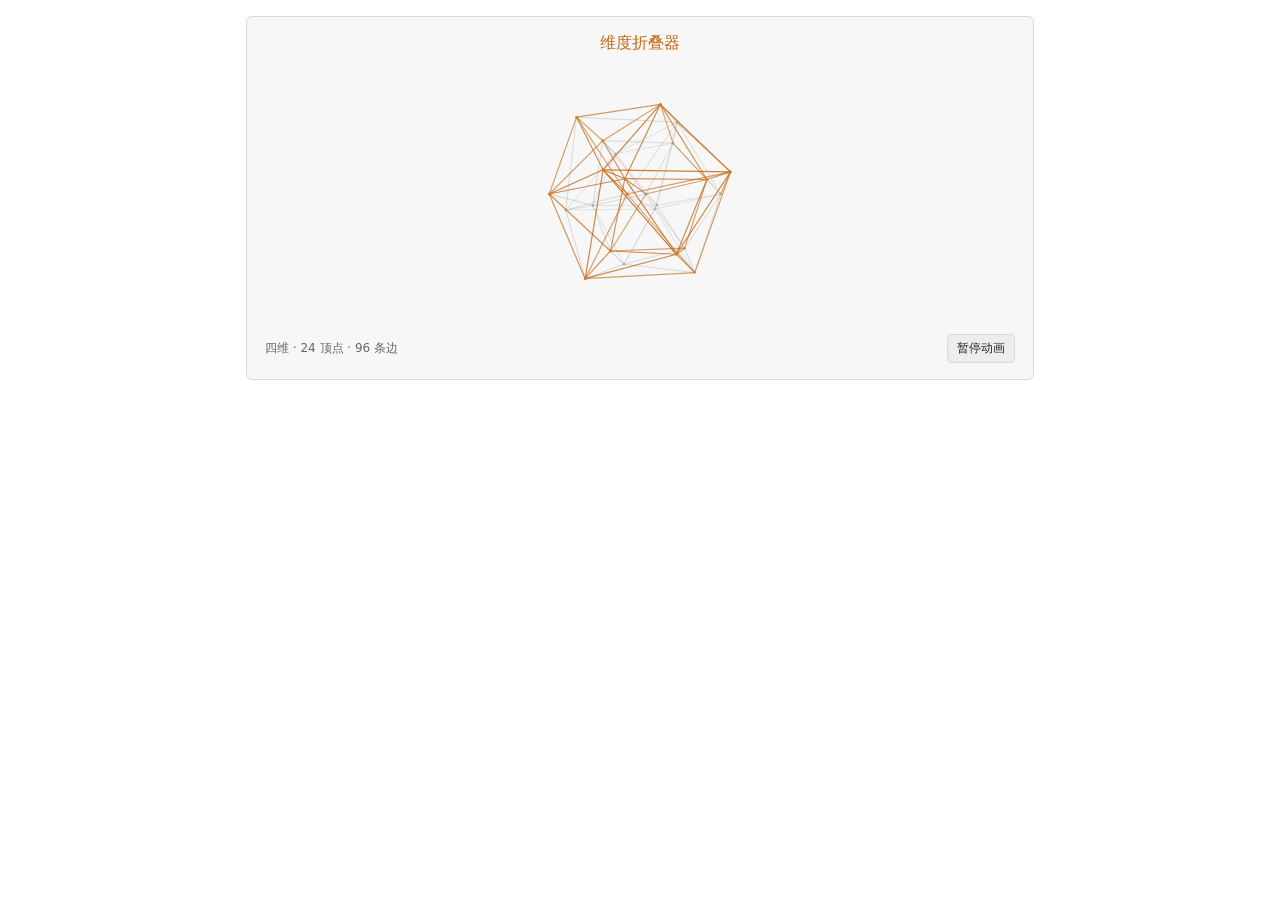
<file: Issue/help/dimension-24cell/index.html>
<!doctype html>
<html lang="zh-CN">
<head>
  <meta charset="utf-8">
  <meta name="viewport" content="width=device-width, initial-scale=1">
  <meta http-equiv="Content-Security-Policy" content="default-src 'none'; script-src 'unsafe-inline'; style-src 'unsafe-inline'; base-uri 'none'; form-action 'none'">
  <title>维度折叠器 · 二十四胞体</title>
  <style>
    :root { color-scheme: light dark; background: light-dark(#ffffff, #181818); }
    html { margin: 0; }
    body { box-sizing: border-box; max-width: 820px; margin: 0 auto; padding: 16px; }
  </style>
</head>
<body>
<div id="higher-dimensional-folding" aria-label="二十四胞体动画预览">
  <section data-variant="二十四胞体" aria-label="二十四胞体投影">
    <div class="poly-sample">
      <div class="poly-title">维度折叠器</div>
      <canvas data-geometry="cell24" role="img" aria-label="二十四胞体的旋转线框投影，橙色前景与灰色后景呈现内部的多面体结构">二十四胞体投影动画</canvas>
      <div class="poly-footer"><span>四维 · 24 顶点 · 96 条边</span><button type="button" class="poly-pause cursor-interaction" aria-pressed="false">暂停动画</button></div>
    </div>
  </section>
</div>
<style>
  #higher-dimensional-folding {
    --poly-bg: light-dark(#f7f7f7, #111113);
    --poly-text: light-dark(#252525, #d8d8d8);
    --poly-muted: light-dark(#676767, #9b9b9b);
    --poly-line: light-dark(#c36814, #ff8c1a);
    --poly-bright: light-dark(#d97c22, #ffb347);
    --poly-rear: light-dark(#858585, #727277);
    --poly-edge: light-dark(#dadada, #343438);
    --poly-button: light-dark(#ededed, #242426);
    --poly-hover: light-dark(#e4e4e4, #303034);
  }
  #higher-dimensional-folding .poly-sample {
    box-sizing: border-box;
    width: 100%;
    height: 364px;
    padding: 16px 18px 12px;
    overflow: hidden;
    border: 1px solid var(--poly-edge);
    border-radius: 6px;
    background: var(--poly-bg);
    color: var(--poly-text);
    font: 14px "Segoe UI", "PingFang SC", "Microsoft YaHei", system-ui, sans-serif;
  }
  #higher-dimensional-folding .poly-title { text-align: center; font-size: 16px; font-weight: 500; color: var(--poly-line); }
  #higher-dimensional-folding canvas { display: block; width: 100%; height: 280px; touch-action: pan-y; }
  #higher-dimensional-folding .poly-footer { display: flex; align-items: center; justify-content: space-between; gap: 8px; color: var(--poly-muted); font-size: 12px; }
  #higher-dimensional-folding .poly-pause { flex-shrink: 0; padding: 5px 9px; border: 1px solid var(--poly-edge); border-radius: 4px; background: var(--poly-button); color: var(--poly-text); font: inherit; }
  #higher-dimensional-folding .poly-pause:hover { background: var(--poly-hover); }
  @media (max-width: 420px) { #higher-dimensional-folding .poly-sample { padding-inline: 10px; } }
  @media (pointer: coarse) { #higher-dimensional-folding .poly-pause { min-height: 44px; } }
</style>
<script>
(() => {
  const root = document.getElementById('higher-dimensional-folding');
  if (!root) return;
  const reducedMotion = matchMedia('(prefers-reduced-motion: reduce)');
  const appearance = matchMedia('(prefers-color-scheme: dark)');
  const probe = document.createElement('span');
  probe.setAttribute('aria-hidden', 'true');
  probe.style.display = 'none';
  root.querySelector('.poly-sample').appendChild(probe);
  let colors;
  function updateColors() {
    const resolve = token => { probe.style.color = 'var(' + token + ')'; return getComputedStyle(probe).color; };
    colors = { line: resolve('--poly-line'), bright: resolve('--poly-bright'), rear: resolve('--poly-rear') };
  }
  updateColors();
  function cell24() {
    const vertices = [], edges = [];
    for (let a = 0; a < 4; a++) {
      for (let b = a + 1; b < 4; b++) {
        for (const sa of [-1, 1]) for (const sb of [-1, 1]) {
          const p = [0, 0, 0, 0];
          p[a] = sa / Math.sqrt(2); p[b] = sb / Math.sqrt(2);
          vertices.push(p);
        }
      }
    }
    for (let a = 0; a < vertices.length; a++) {
      for (let b = a + 1; b < vertices.length; b++) {
        const distanceSquared = vertices[a].reduce((sum, coordinate, axis) => sum + (coordinate - vertices[b][axis]) ** 2, 0);
        if (Math.abs(distanceSquared - 1) < 1e-8) edges.push([a, b]);
      }
    }
    return {dimension: 4, vertices, edges};
  }
  const models = {cell24: cell24()};
  const cached = window.openai?.widgetState?.privateContent?.polyAnimations;
  const starts = {cell24: 2.3};
  const views = Array.from(root.querySelectorAll('section[data-variant]')).map(section => {
    const canvas = section.querySelector('canvas'), button = section.querySelector('button');
    const kind = canvas.dataset.geometry;
    const state = {speed: 0.65, size: 1, playing: !reducedMotion.matches};
    const previous = cached?.[kind];
    if (previous) {
      if (Number.isFinite(previous.speed)) state.speed = Math.max(0.2, Math.min(1.2, previous.speed));
      if (Number.isFinite(previous.size)) state.size = Math.max(0.8, Math.min(1.1, previous.size));
      if (typeof previous.playing === 'boolean') state.playing = previous.playing && !reducedMotion.matches;
    }
    const view = {section, canvas, button, kind, state, context: canvas.getContext('2d'), time: starts[kind], width: 0, height: 0};
    button.addEventListener('click', () => {
      state.playing = !state.playing;
      draw(view); save(); schedule();
    });
    return view;
  });
  function save() {
    if (!window.openai?.setWidgetState) return;
    const privateContent = {polyAnimations: Object.fromEntries(views.map(view => [view.kind, {...view.state}]))};
    const result = window.openai.setWidgetState({privateContent});
    if (result?.catch) result.catch(() => {});
  }
  function resize(view) {
    const box = view.canvas.getBoundingClientRect();
    if (!box.width || !box.height) return false;
    const ratio = Math.min(devicePixelRatio || 1, 1.5);
    if (view.width !== box.width || view.height !== box.height || view.ratio !== ratio) {
      view.width = box.width; view.height = box.height; view.ratio = ratio;
      view.canvas.width = Math.round(box.width * ratio); view.canvas.height = Math.round(box.height * ratio);
      view.context.setTransform(ratio, 0, 0, ratio, 0, 0);
    }
    return true;
  }
  function projectedVertices(view) {
    const model = models[view.kind], time = view.time;
    const planes = [[0, 3, time * 0.29], [1, 2, time * 0.13 + 0.12]];
    const rotations = planes.map(([a, b, angle]) => [a, b, Math.sin(angle), Math.cos(angle)]);
    const sx = Math.sin(-0.28), cx = Math.cos(-0.28), sy = Math.sin(0.38), cy = Math.cos(0.38);
    const scale = Math.min(view.width * 0.31, view.height * 0.33) * view.state.size;
    return model.vertices.map(vertex => {
      const p = [...vertex];
      for (const [a, b, sine, cosine] of rotations) {
        const u = p[a], v = p[b];
        p[a] = u * cosine - v * sine; p[b] = u * sine + v * cosine;
      }
      for (let dimension = model.dimension; dimension > 3; dimension--) {
        const ratio = 2.8 / (2.8 - p[dimension - 1]);
        for (let axis = 0; axis < dimension - 1; axis++) p[axis] *= ratio;
      }
      const y = p[1] * cx - p[2] * sx, z = p[1] * sx + p[2] * cx;
      const x2 = p[0] * cy + z * sy, z2 = -p[0] * sy + z * cy;
      const perspective = 4 / (4 - z2);
      return [view.width / 2 + x2 * scale * perspective, view.height / 2 + y * scale * perspective, z2];
    });
  }
  function draw(view) {
    if (!resize(view)) return;
    const ctx = view.context, model = models[view.kind], points = projectedVertices(view);
    ctx.clearRect(0, 0, view.width, view.height);
    ctx.lineCap = 'round'; ctx.lineJoin = 'round';
    const edges = model.edges.map(edge => ({a: points[edge[0]], b: points[edge[1]], depth: (points[edge[0]][2] + points[edge[1]][2]) / 2})).sort((a, b) => a.depth - b.depth);
    for (const edge of edges) {
      const foreground = edge.depth > 0;
      ctx.strokeStyle = foreground ? colors.line : colors.rear;
      ctx.globalAlpha = foreground ? 0.56 + 0.35 * Math.min(1, edge.depth) : 0.17 + 0.17 * Math.max(0, 1 + edge.depth);
      ctx.lineWidth = foreground ? 1.15 : 0.85;
      ctx.beginPath(); ctx.moveTo(edge.a[0], edge.a[1]); ctx.lineTo(edge.b[0], edge.b[1]); ctx.stroke();
    }
    for (const p of points) {
      ctx.fillStyle = p[2] > 0 ? colors.bright : colors.rear;
      ctx.globalAlpha = p[2] > 0 ? 0.90 : 0.28;
      ctx.beginPath(); ctx.arc(p[0], p[1], 1.5, 0, Math.PI * 2); ctx.fill();
    }
    ctx.globalAlpha = 1;
    view.button.textContent = view.state.playing ? '暂停动画' : '播放动画';
    view.button.setAttribute('aria-pressed', String(!view.state.playing));
  }
  let frameId = 0, previousFrame = 0, visible = true;
  const active = () => views.find(view => !view.section.hidden);
  function schedule() {
    if (!frameId && root.isConnected && visible && !document.hidden && active()?.state.playing) frameId = requestAnimationFrame(frame);
  }
  function frame(timestamp) {
    frameId = 0;
    const view = active();
    if (!root.isConnected || !visible || document.hidden || !view?.state.playing) { previousFrame = 0; return; }
    const elapsed = previousFrame ? timestamp - previousFrame : 34;
    if (elapsed >= 1000 / 30) {
      view.time += Math.min(elapsed / 1000, 0.10) * view.state.speed;
      previousFrame = timestamp; draw(view);
    }
    schedule();
  }
  const resizeObserver = new ResizeObserver(() => { const view = active(); if (view) draw(view); });
  views.forEach(view => resizeObserver.observe(view.canvas));
  const variantObserver = new MutationObserver(() => { previousFrame = 0; const view = active(); if (view) draw(view); schedule(); });
  views.forEach(view => variantObserver.observe(view.section, {attributes: true, attributeFilter: ['hidden']}));
  const intersectionObserver = new IntersectionObserver(entries => {
    visible = entries[0]?.isIntersecting ?? true;
    if (!visible && frameId) { cancelAnimationFrame(frameId); frameId = 0; }
    previousFrame = 0; schedule();
  });
  intersectionObserver.observe(views[0].canvas);
  function recolor() { updateColors(); const view = active(); if (view) draw(view); }
  appearance.addEventListener('change', recolor);
  const themeObserver = new MutationObserver(recolor);
  themeObserver.observe(document.documentElement, {attributes: true, attributeFilter: ['style', 'class', 'data-theme']});
  if (document.body) themeObserver.observe(document.body, {attributes: true, attributeFilter: ['style', 'class', 'data-theme']});
  document.addEventListener('visibilitychange', () => {
    if (document.hidden && frameId) { cancelAnimationFrame(frameId); frameId = 0; }
    previousFrame = 0; schedule();
  });
  reducedMotion.addEventListener('change', () => {
    if (reducedMotion.matches) views.forEach(view => { view.state.playing = false; });
    const view = active(); if (view) draw(view);
  });
  window.addEventListener('openai:set_globals', event => {
    const next = event.detail?.globals?.widgetState?.privateContent?.polyAnimations;
    if (!next) return;
    for (const view of views) {
      const value = next[view.kind]; if (!value) continue;
      if (Number.isFinite(value.speed)) view.state.speed = Math.max(0.2, Math.min(1.2, value.speed));
      if (Number.isFinite(value.size)) view.state.size = Math.max(0.8, Math.min(1.1, value.size));
      if (typeof value.playing === 'boolean') view.state.playing = value.playing && !reducedMotion.matches;
    }
    const view = active(); if (view) draw(view); schedule();
  });
  if (globalThis.Tweak) {
    views.forEach(view => {
      const tweak = new Tweak({container: view.canvas, onChange: () => { draw(view); schedule(); }});
      tweak.addSlider(view.state, 'speed', {label: '动画速度', min: 0.2, max: 1.2, step: 0.1});
      tweak.addSlider(view.state, 'size', {label: '图形大小', min: 0.8, max: 1.1, step: 0.05});
    });
  }
  const first = active(); if (first) draw(first);
  schedule();
})();
</script>
</body>
</html>
</file>
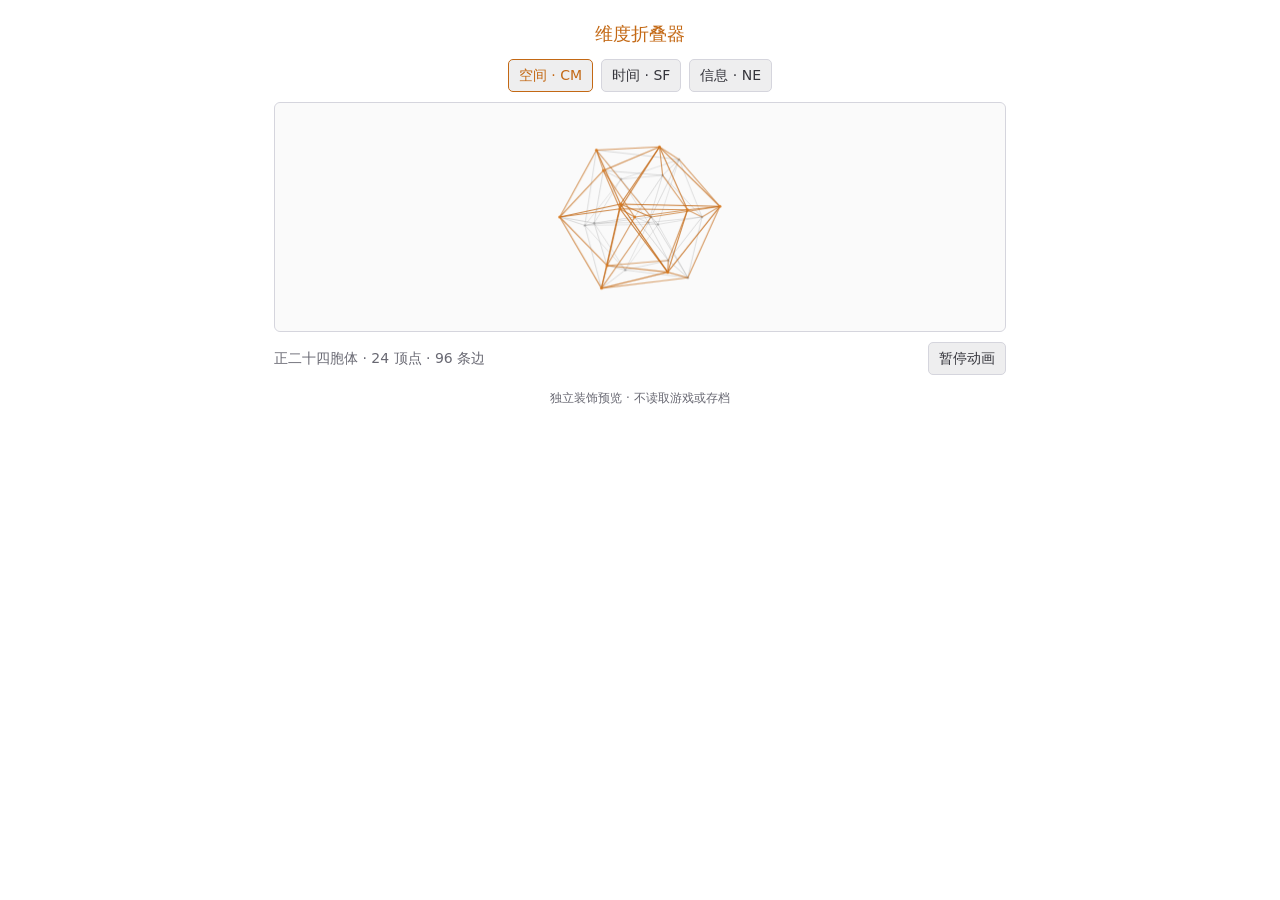
<file: Issue/help/dimension-themes/index.html>
<!doctype html>
<html lang="zh-CN">
<head>
  <meta charset="utf-8">
  <meta name="viewport" content="width=device-width, initial-scale=1">
  <meta http-equiv="Content-Security-Policy" content="default-src 'none'; script-src 'self'; style-src 'self'; connect-src 'none'; base-uri 'none'; form-action 'none'">
  <title>维度折叠器 · 三主题动画候选</title>
  <link rel="stylesheet" href="preview.css">
  <script src="geometry.js" defer></script>
  <script src="renderer.js" defer></script>
  <script src="preview.js" defer></script>
</head>
<body>
  <main id="fold-preview" data-theme="space">
    <h1>维度折叠器</h1>
    <nav aria-label="选择动画主题">
      <button type="button" data-theme="space" aria-pressed="true">空间 · CM</button>
      <button type="button" data-theme="time" aria-pressed="false">时间 · SF</button>
      <button type="button" data-theme="info" aria-pressed="false">信息 · NE</button>
    </nav>
    <canvas id="fold-canvas" role="img" aria-label="橙色二十四胞体线框旋转投影">浏览器需要支持 Canvas 2D。</canvas>
    <footer>
      <span id="fold-caption" aria-live="polite">正二十四胞体 · 24 顶点 · 96 条边</span>
      <button type="button" id="fold-pause" aria-pressed="false">暂停动画</button>
    </footer>
    <p class="note">独立装饰预览 · 不读取游戏或存档</p>
    <noscript>请启用 JavaScript 查看动画。</noscript>
  </main>
</body>
</html>
</file>
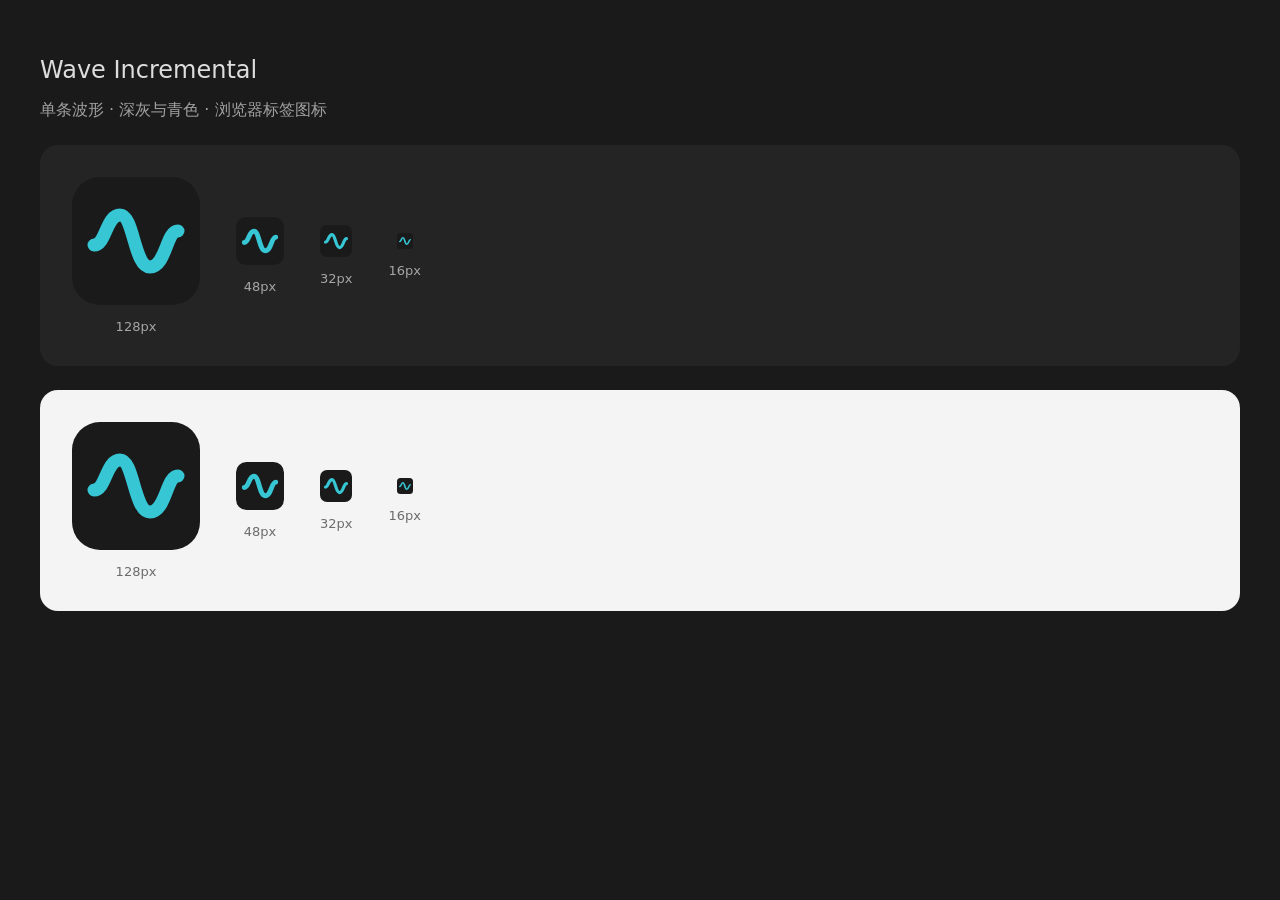
<file: Issue/help/icons/preview.html>
<!doctype html>
<html lang="zh-CN">
<meta charset="utf-8">
<meta name="viewport" content="width=device-width, initial-scale=1">
<title>Wave Incremental 图标候选</title>
<link rel="icon" href="wave-icon-v1.svg" type="image/svg+xml">
<style>
  * { box-sizing: border-box; }
  body { margin: 0; padding: 40px; background: #1a1a1a; color: #ddd; font: 16px system-ui, sans-serif; }
  h1 { font-size: 24px; font-weight: 500; }
  p { color: #a0a0a0; }
  .panel { display: flex; align-items: center; gap: 36px; padding: 32px; margin-top: 24px; border-radius: 18px; background: #242424; }
  .light { background: #f4f4f4; color: #333; }
  figure { margin: 0; text-align: center; }
  img { display: block; margin: 0 auto 14px; }
  figcaption { font-size: 13px; opacity: .7; }
  @media (max-width: 650px) { body { padding: 20px; } .panel { gap: 24px; flex-wrap: wrap; } }
</style>
<h1>Wave Incremental</h1>
<p>单条波形 · 深灰与青色 · 浏览器标签图标</p>
<div class="panel">
  <figure><img src="wave-icon-v1.svg" width="128" height="128" alt="波形图标"><figcaption>128px</figcaption></figure>
  <figure><img src="wave-icon-48.png" width="48" height="48" alt=""><figcaption>48px</figcaption></figure>
  <figure><img src="wave-icon-32.png" width="32" height="32" alt=""><figcaption>32px</figcaption></figure>
  <figure><img src="wave-icon-16.png" width="16" height="16" alt=""><figcaption>16px</figcaption></figure>
</div>
<div class="panel light">
  <figure><img src="wave-icon-v1.svg" width="128" height="128" alt=""><figcaption>128px</figcaption></figure>
  <figure><img src="wave-icon-48.png" width="48" height="48" alt=""><figcaption>48px</figcaption></figure>
  <figure><img src="wave-icon-32.png" width="32" height="32" alt=""><figcaption>32px</figcaption></figure>
  <figure><img src="wave-icon-16.png" width="16" height="16" alt=""><figcaption>16px</figcaption></figure>
</div>
</html>
</file>
<file: style.css>
/* ===== Wave Incremental — minimal theme ===== */

:root {
  --font-main: "Segoe UI", "PingFang SC", "Microsoft YaHei", system-ui, sans-serif;
  --font-num: "Consolas", "SF Mono", "Roboto Mono", monospace;
  --accent: #1aa7c0;
  --accent-dim: #0e6d7d;
  --purple: #8b5cf6;
  --purple-dim: #6d3fd4;
  --darkred: #b03030;
  --black: #2a2a2a; /* 黑洞代表色（作底色用，配白字）；黑主题下用深灰（纯黑不可见），白主题下用近黑 */
  --black-fg: #1a1a1a; /* 黑洞代表色（作前景文字/边框用）：白主题近黑；黑主题在下方覆盖为可读浅灰 */
  --orange: #ff8c1a;      /* 卷缩层代表色（v0.6.0.0 测试） */
  --orange-bright: #ffb347;
  --orange-dim: #b3611a;
}
body[data-theme="white"] { --black: #1a1a1a; }

body[data-theme="black"] {
  --bg: #1a1a1a;
  --bg-panel: #242424;
  --bg-input: #2e2e2e;
  --text: #d8d8d8;
  --text-dim: #8a8a8a;
  --border: #3a3a3a;
  --btn-bg: #2e2e2e;
  --btn-bg-hover: #383838;
  --danger: #c04949;
  --danger-hover: #d05858;
  --black-fg: #b8b8b8; /* 深色底上 --black(#2a2a2a) 作文字/边框不可见，前景一律用浅灰 */
}

body[data-theme="white"] {
  --bg: #f4f4f4;
  --bg-panel: #ffffff;
  --bg-input: #ffffff;
  --text: #1f1f1f;
  --text-dim: #7a7a7a;
  --border: #d4d4d4;
  --btn-bg: #ececec;
  --btn-bg-hover: #e0e0e0;
  --danger: #c04949;
  --danger-hover: #d05858;
}

* { box-sizing: border-box; margin: 0; padding: 0; }

body {
  background: var(--bg);
  color: var(--text);
  font-family: var(--font-main);
  font-size: 15px;
  line-height: 1.5;
  -webkit-font-smoothing: antialiased;
  transition: background-color 0.2s, color 0.2s;
}

#app {
  max-width: 760px;
  margin: 0 auto;
  padding: 24px 20px 48px;
  min-height: 100vh;
  display: flex;
  flex-direction: column;
}

#topbar { display: flex; flex-direction: column; justify-content: center; align-items: center; gap: 2px; margin-bottom: 14px; }
#topbar .title { font-size: 20px; font-weight: 700; letter-spacing: 0.5px; }
#topbar .version { font-family: var(--font-num); font-size: 12px; color: var(--text-dim); }
.annihilate-btn {
  font-family: var(--font-main); font-size: 16px; font-weight: 700;
  color: var(--purple); background: transparent; border: 2px solid var(--purple);
  border-radius: 8px; padding: 8px 36px; cursor: pointer; margin-top: 8px;
}
.annihilate-btn:hover:not(:disabled) { background: rgba(139,92,246,0.12); }
.annihilate-btn.hidden { display: none; }
.annihilate-btn:disabled { opacity: 0.45; cursor: default; background: transparent; }
.annihilate-btn.distort-mode { color: var(--darkred); border-color: var(--darkred); }
.annihilate-btn.distort-mode:hover:not(:disabled) { background: rgba(176,48,48,0.12); }

#tabs { display: flex; gap: 4px; border-bottom: 1px solid var(--border); margin-bottom: 20px; flex-wrap: wrap; }
.tab {
  background: transparent; border: none; border-bottom: 2px solid transparent;
  color: var(--text-dim); font-family: var(--font-main); font-size: 15px;
  padding: 8px 14px; cursor: pointer; transition: color 0.15s, border-color 0.15s;
}
.tab:hover { color: var(--text); }
.tab.active { color: var(--accent); border-bottom-color: var(--accent); }

/* subtabs (波动页内) */
.subtabs { display: flex; gap: 6px; margin-bottom: 18px; }
.subtab {
  background: var(--btn-bg); border: 1px solid var(--border); border-radius: 4px;
  color: var(--text-dim); font-size: 13px; padding: 5px 14px; cursor: pointer;
  transition: all 0.15s;
}
.subtab:hover { color: var(--text); }
.subtab.active { color: var(--accent); border-color: var(--accent); }
/* 湮灭页子选项卡与湮灭主标签同色（紫）；扭曲子选项卡暗红（优先级需覆盖上面的紫色规则） */
#page-annihilation .subtab.active { color: var(--purple); border-color: var(--purple); }
#page-annihilation .subtab.distort-subtab.active { color: var(--darkred); border-color: var(--darkred); }

.page { animation: fade 0.15s ease; }
.hidden { display: none !important; }
@keyframes fade { from { opacity: 0; } to { opacity: 1; } }

.page-title { font-size: 18px; font-weight: 600; margin-bottom: 16px; }

/* global resource bar（所有页面可见） */
#global-resource { text-align: center; padding: 10px 0 8px; font-family: var(--font-num); }
/* 挑战状态行（顶栏按钮下方，资源栏上方） */
#challenge-status { text-align: center; font-size: 15px; color: var(--text-dim); margin-top: 6px; }
.gr-freq { font-size: 30px; font-weight: 700; color: var(--accent); line-height: 1.1; }
.gr-unit { font-size: 15px; color: var(--text-dim); margin-left: 6px; }
.gr-gain { display: block; font-size: 13px; color: var(--text-dim); margin-top: 3px; }
.gr-sp { display: block; font-size: 22px; color: var(--purple); font-weight: 700; margin-top: 2px; }
.gr-timerate { display: block; font-size: 13px; color: var(--text-dim); margin-top: 2px; }
.gr-freq-prefix { font-size: 13px; color: var(--text-dim); margin-bottom: 2px; }
.gr-cooldown { display: block; font-size: 15px; color: var(--text-dim); margin-top: 3px; }
.purple { color: var(--purple); }

/* 首次湮灭遮罩（分阶段：渐黑 → 你达到了普朗克温度 → 主文案+按钮）
   阶段切换由 CSS 动画时间线驱动，不受后台标签页定时器节流影响 */
.ann-overlay {
  position: fixed; inset: 0; z-index: 100;
  background: rgba(0,0,0,0);
  display: flex; flex-direction: column; justify-content: center; align-items: center;
}
.ann-overlay.shown { animation: ann-bg-in 1.4s ease-out forwards; }
@keyframes ann-bg-in { to { background: rgba(0,0,0,0.92); } }
.ann-phase1, .ann-phase2 {
  position: absolute; top: 50%; left: 50%; transform: translate(-50%, -50%);
  width: 100%; text-align: center;
}
.ann-phase1 {
  font-size: 22px; letter-spacing: 2px; color: #fff; opacity: 0;
}
.ann-overlay.shown .ann-phase1 { animation: ann-ph1 3s ease forwards 1.3s; }
@keyframes ann-ph1 {
  0% { opacity: 0; } 30% { opacity: 1; } 70% { opacity: 1; } 100% { opacity: 0; }
}
.ann-phase2 {
  display: flex; flex-direction: column; justify-content: center; align-items: center; gap: 36px;
  opacity: 0;
}
.ann-overlay.shown .ann-phase2 { animation: ann-ph2 0.9s ease forwards 4.3s; }
@keyframes ann-ph2 { to { opacity: 1; } }
.ann-overlay-text { font-size: 24px; text-align: center; line-height: 1.8; color: #fff; }
.ann-overlay-btn {
  font-size: 22px; font-weight: 700; color: var(--purple);
  background: transparent; border: 2px solid var(--purple); border-radius: 8px;
  padding: 12px 48px; cursor: pointer;
}
.ann-overlay-btn:hover { background: rgba(139,92,246,0.15); }
.ann-flash { position: fixed; inset: 0; z-index: 99; background: #000; opacity: 0; pointer-events: none; }
.ann-flash.play { animation: ann-flash-anim 1.6s ease-out forwards; }
@keyframes ann-flash-anim {
  0% { opacity: 0; } 30% { opacity: 1; } 70% { opacity: 1; } 100% { opacity: 0; }
}

/* 离线收益结算弹窗 */
#offline-overlay { position: fixed; inset: 0; z-index: 90; background: rgba(0, 0, 0, 0.72); display: flex; align-items: center; justify-content: center; }
#offline-overlay.hidden { display: none; }
#offline-box { background: var(--bg-panel, #242424); border: 1px solid var(--accent); border-radius: 10px; padding: 22px 32px; text-align: center; max-width: 420px; width: 88%; box-shadow: 0 8px 32px rgba(0, 0, 0, 0.5); }
#offline-box h2 { margin: 0 0 12px; color: var(--accent); }
#offline-text { font-size: 14px; line-height: 1.9; margin-bottom: 16px; white-space: pre-line; }
#offline-claim { padding: 8px 36px; }

/* 湮灭标签页 */
.tab.ann-tab.active { color: var(--purple); border-color: var(--purple); }
.stat-group { margin-bottom: 22px; }
.sg-title { font-size: 15px; margin-bottom: 8px; }
.purple-title { color: var(--purple); }
.ann-group .stat-value { color: var(--purple); }

.milestone-list { display: flex; flex-direction: column; gap: 10px; }
.milestone {
  background: var(--bg-panel); border: 1px solid var(--border); border-radius: 6px;
  padding: 12px 14px; display: flex; justify-content: space-between; align-items: center; gap: 12px;
}
.milestone .ms-desc { font-size: 14px; }
.milestone .ms-count { font-family: var(--font-num); font-size: 14px; color: var(--text-dim); white-space: nowrap; }
.milestone.done { border-color: var(--purple); }
.milestone.done .ms-desc { color: var(--purple); }
.ms-distort-title { font-size: 14px; font-weight: 600; color: var(--darkred); margin: 18px 0 4px; }
.milestone.distort.done { border-color: var(--darkred); }
.milestone.distort.done .ms-desc { color: var(--darkred); }

.sp-upgrade-list { display: flex; flex-direction: column; gap: 10px; }
/* 奇点升级（3DA）SAU：一行三个扁长方按钮 */
.sau-row.spu-row { grid-template-columns: 1fr; margin-bottom: 16px; }
.sau-row.vac-row { grid-template-columns: minmax(0, 340px); justify-content: center; margin-bottom: 16px; }
.sau-row { display: grid; grid-template-columns: repeat(3, 1fr); gap: 10px; margin-bottom: 20px; }
.sau-btn {
  background: var(--bg-panel); border: 2px solid var(--purple-dim); border-radius: 8px;
  padding: 10px 8px; text-align: center; cursor: pointer;
  display: flex; flex-direction: column; gap: 4px; justify-content: center; min-height: 88px;
  color: var(--text); transition: border-color 0.15s, box-shadow 0.15s;
}
.sau-btn .sau-name { font-size: 14px; font-weight: 600; color: var(--purple); }
.sau-btn .sau-desc { font-size: 11px; color: var(--text-dim); line-height: 1.4; min-height: 30px; }
.sau-btn .sau-cost { font-family: var(--font-num); font-size: 12px; color: var(--purple); }
.sau-btn .sau-total { font-size: 11px; color: var(--text); margin-top: 3px; }

/* ===== 虚空（白色/透明主题 + 星尘氛围）===== */
#sub-ann-void { position: relative; overflow: hidden; color: #f2f2f7; }
#void-particles { position: absolute; inset: 0; pointer-events: none; z-index: 0; }
#void-particles::before, #void-particles::after {
  content: ""; position: absolute; inset: -50%;
  background-image:
    radial-gradient(1.5px 1.5px at 12% 22%, rgba(255,255,255,0.8), transparent 60%),
    radial-gradient(1px 1px at 34% 68%, rgba(200,220,255,0.7), transparent 60%),
    radial-gradient(2px 2px at 58% 14%, rgba(255,255,255,0.55), transparent 60%),
    radial-gradient(1px 1px at 76% 42%, rgba(210,190,255,0.75), transparent 60%),
    radial-gradient(1.5px 1.5px at 88% 80%, rgba(255,255,255,0.6), transparent 60%),
    radial-gradient(1px 1px at 22% 88%, rgba(180,210,255,0.65), transparent 60%);
  animation: void-drift 46s linear infinite;
}
#void-particles::after { animation-duration: 74s; animation-direction: reverse; opacity: 0.6; }
@keyframes void-drift {
  from { transform: translate3d(0, 0, 0); }
  to { transform: translate3d(-140px, 260px, 0); }
}
#sub-ann-void > *:not(#void-particles) { position: relative; z-index: 1; }
.void-title {
  text-align: center; font-size: 26px; letter-spacing: 14px; margin: 4px 0 10px;
  color: #ffffff; text-shadow: 0 0 14px rgba(190,200,255,0.9), 0 0 34px rgba(140,120,255,0.5);
  animation: void-glow 4.5s ease-in-out infinite alternate;
}
@keyframes void-glow {
  from { text-shadow: 0 0 10px rgba(190,200,255,0.7), 0 0 26px rgba(140,120,255,0.35); }
  to { text-shadow: 0 0 20px rgba(210,220,255,1), 0 0 46px rgba(150,130,255,0.7); }
}
.void-desc { text-align: center; font-size: 13px; line-height: 1.8; color: rgba(242,242,247,0.92);
  background: rgba(255,255,255,0.05); border: 1px solid rgba(255,255,255,0.14); border-radius: 10px; padding: 10px 16px; }
.void-stats { text-align: center; font-size: 14px; line-height: 1.9; margin: 10px 0;
  font-family: var(--font-num); color: #eef; white-space: pre-line; }
.void-rule-grid { display: grid; grid-template-columns: repeat(4, 1fr); gap: 8px; margin: 10px 0; }
.void-rule {
  border: 1px solid rgba(255,255,255,0.22); background: rgba(255,255,255,0.04); color: #eef;
  border-radius: 8px; padding: 8px 4px; cursor: pointer; text-align: center; font-size: 12px; line-height: 1.5;
}
.void-rule .void-rule-mult { font-family: var(--font-num); font-size: 11px; color: rgba(210,220,255,0.85); }
.void-rule.selected { border-color: #cfd6ff; background: rgba(160,150,255,0.22); box-shadow: 0 0 10px rgba(170,160,255,0.35); }
.void-rule:disabled { opacity: 0.45; cursor: default; }
.void-enter-row, #void-active-panel { text-align: center; margin: 14px 0 20px; }
.void-enter-btn, .void-exit-btn {
  padding: 10px 42px; font-size: 15px; letter-spacing: 6px; cursor: pointer;
  color: #fff; background: rgba(255,255,255,0.08); border: 1px solid rgba(255,255,255,0.45); border-radius: 8px;
}
.void-enter-btn:hover:not(:disabled), .void-exit-btn:hover { background: rgba(255,255,255,0.16); }
.void-enter-btn:disabled { opacity: 0.4; cursor: default; }
#void-progress { font-size: 14px; line-height: 1.9; margin-bottom: 12px; font-family: var(--font-num); white-space: pre-line; }
.void-sub { margin: 20px 0 8px; color: #dcdcf0; }
#void-upg-list.void-upg-grid { grid-template-columns: 1fr; gap: 8px; }
/* SVU 虚空升级：全行卡片，亮白色半透明边框 */
.void-svu-card {
  width: 100%; text-align: left; cursor: pointer;
  background: rgba(255,255,255,0.04); border: 1px solid rgba(255,255,255,0.45);
  border-radius: 8px; padding: 10px 14px; color: #f2f2f7;
  display: flex; flex-direction: column; gap: 3px;
}
.void-svu-card.locked { opacity: 0.5; cursor: default; }
.void-svu-card .sau-name { font-weight: 600; font-size: 15px; }
.void-svu-card .sau-desc { font-size: 12px; color: rgba(242,242,247,0.75); }
.void-svu-card .sau-cost { font-size: 12px; font-family: var(--font-num); color: rgba(242,242,247,0.9); white-space: pre-line; }
.void-svu-fill {
  margin-top: 6px; align-self: flex-start; padding: 4px 14px; border-radius: 4px;
  font-size: 12px; cursor: pointer; background: transparent;
  border: 1px solid rgba(255,255,255,0.45); color: #f2f2f7;
}
.void-svu-fill.on { background: rgba(255,255,255,0.18); box-shadow: 0 0 8px rgba(255,255,255,0.35); }
/* 虚空里程碑：每个里程碑一个独立格子（一行一个，全宽） */
.void-ms-grid { display: grid; grid-template-columns: 1fr; gap: 8px; }
.void-ms-cell {
  border: 1px dashed rgba(255,255,255,0.3); border-radius: 8px; text-align: center;
  padding: 12px 10px; font-size: 13px; color: rgba(242,242,247,0.75); background: rgba(255,255,255,0.03);
  display: flex; flex-direction: column; gap: 4px;
}
.void-ms-cell .sau-desc { font-size: 12px; color: rgba(242,242,247,0.7); }
.void-ms-head { display: flex; justify-content: space-between; align-items: baseline; gap: 6px; font-weight: 600; font-size: 14px; color: #f2f2f7; }
.void-ms-status { font-size: 11px; font-weight: 400; color: rgba(242,242,247,0.6); }
.void-ms-prog { font-family: var(--font-num); font-size: 12px; color: rgba(242,242,247,0.9); }
.void-ms-cell.done {
  border-style: solid; border-color: rgba(255,255,255,0.85);
  box-shadow: 0 0 10px rgba(255,255,255,0.3);
}
.void-ms-cell.done .void-ms-status { color: #ffffff; }
.void-ms-cell.done .void-ms-prog { color: #ffffff; }
.sau-btn.affordable { border-color: var(--purple); box-shadow: 0 0 6px rgba(139,92,246,0.3); }
.sau-btn.bought { border-color: #d4a017; }
.sau-btn.bought .sau-name, .sau-btn.bought .sau-cost { color: #d4a017; }
.sau-btn:disabled { opacity: 0.55; cursor: default; }
/* AU：四组，两组共行 */
.au-row { display: grid; grid-template-columns: repeat(2, 1fr); gap: 10px 30px; margin: 10px 0; }
.au-btn {
  background: var(--bg-panel); border: 2px solid var(--purple-dim); border-radius: 8px;
  padding: 8px 10px; text-align: left; cursor: pointer;
  display: flex; flex-direction: column; gap: 3px;
  color: var(--text); transition: border-color 0.15s, box-shadow 0.15s;
}
.au-btn .sau-name { font-size: 13px; font-weight: 600; color: var(--purple); }
.au-btn .sau-desc { font-size: 11px; color: var(--text-dim); line-height: 1.4; }
.au-btn .sau-cost { font-family: var(--font-num); font-size: 11px; color: var(--purple); }
.au-btn.affordable { border-color: var(--purple); box-shadow: 0 0 6px rgba(139,92,246,0.3); }
.au-btn.bought { border-color: #d4a017; }
.au-btn.bought .sau-name, .au-btn.bought .sau-cost { color: #d4a017; }
.au-btn:disabled { opacity: 0.55; cursor: default; }
/* 扭曲宇宙卡片 */
.distort-summary { font-size: 17px; margin-bottom: 14px; text-align: center; }
.distort-active-controls { display: flex; justify-content: center; gap: 12px; margin-bottom: 14px; }
.distort-active-controls button { font-size: 14px; color: var(--darkred); background: transparent; border: 1px solid var(--darkred); border-radius: 6px; padding: 6px 22px; cursor: pointer; }
.distort-active-controls button:hover { background: rgba(176,48,48,0.12); }
.distort-summary .ds-red { color: var(--darkred); font-family: var(--font-num); font-weight: 600; font-size: 21px; }
.distort-summary .ds-purple { color: var(--purple); }
.distort-grid { display: grid; grid-template-columns: repeat(2, 1fr); gap: 12px; margin-top: 12px; }
.distort-card {
  border: 2px solid var(--darkred); border-radius: 8px;
  background: var(--bg-panel); padding: 14px; text-align: center;
  display: flex; flex-direction: column; gap: 8px; justify-content: space-between;
}
.distort-card .dt-name { font-size: 16px; font-weight: 700; color: var(--darkred); }
.distort-card .dt-desc { font-size: 12px; color: var(--text-dim); line-height: 1.5; flex: 1; }
.distort-card .dt-status { font-family: var(--font-num); font-size: 12px; color: var(--darkred); }
.distort-card button {
  font-size: 14px; color: var(--darkred); background: transparent;
  border: 1px solid var(--darkred); border-radius: 6px; padding: 6px 20px; cursor: pointer;
}
.distort-card button:hover:not(:disabled) { background: rgba(176,48,48,0.12); }
.distort-card button:disabled { opacity: 0.45; cursor: default; }
.distort-card.done { border-color: #2eaa8f; }
.distort-card.done .dt-name { color: #2eaa8f; }
.distort-card.done .dt-status { color: #2eaa8f; }
.distort-card.active { border-width: 3px; box-shadow: 0 0 10px rgba(176,48,48,0.4); }
/* 最近十次湮灭 */
.ann-history-list { display: flex; flex-direction: column; gap: 6px; }
.ann-history-row {
  display: flex; justify-content: space-between; align-items: center;
  background: var(--bg-panel); border: 1px solid var(--border); border-radius: 6px;
  padding: 8px 14px; font-family: var(--font-num); font-size: 13px;
}
.ann-history-row .ah-label { font-family: var(--font-main); color: var(--text-dim); }
.ann-history-row.distort-row { border-color: var(--darkred); }
.ann-history-row.distort-row .ah-label { color: var(--darkred); }
.ann-history-row .ah-val { color: var(--purple); }
/* 最近十次卷缩（复用湮灭历史行结构）：SS 数值用卷缩层橙色而非湮灭紫 */
.ann-history-row.comp-history-row .ah-val { color: var(--orange); }
.sp-bonus-panel {
  background: var(--bg-panel); border: 1px solid var(--purple); border-radius: 6px;
  padding: 12px 14px; margin-bottom: 16px; display: flex; flex-direction: column; gap: 6px;
}
.sp-bonus-panel .spb-row { display: flex; justify-content: space-between; font-size: 14px; }
.sp-bonus-panel .spb-label { color: var(--text-dim); }
.sp-bonus-panel .spb-value { font-family: var(--font-num); color: var(--purple); font-weight: 600; }
.sp-bonus-panel .spb-warning { color: #ff4040; font-size: 14px; font-weight: 600; text-align: center; margin-top: 4px; }
.sp-upgrade {
  background: var(--bg-panel); border: 1px solid var(--border); border-radius: 6px;
  padding: 12px 14px; display: flex; justify-content: space-between; align-items: center; gap: 12px;
}
.sp-upgrade.affordable { border-color: var(--purple); }
.sp-upgrade .spu-name { font-size: 14px; font-weight: 600; }
.sp-upgrade .spu-desc { font-size: 12px; color: var(--text-dim); margin-top: 2px; }
.sp-upgrade .spu-cost { font-family: var(--font-num); font-size: 13px; color: var(--purple); white-space: nowrap; }
.sp-upgrade button {
  font-size: 13px; color: var(--purple); background: transparent;
  border: 1px solid var(--purple); border-radius: 6px; padding: 5px 16px; cursor: pointer;
}
.sp-upgrade button:disabled { opacity: 0.4; cursor: default; }
.sp-upgrade button:hover:not(:disabled) { background: rgba(139,92,246,0.12); }

/* 自动化 */
.auto-list { display: flex; flex-direction: column; gap: 10px; }
/* 帮助页 */
.help-section {
  background: var(--bg-panel); border: 1px solid var(--border); border-radius: 6px;
  margin-bottom: 10px; padding: 0 14px;
}
.help-section summary {
  cursor: pointer; font-size: 15px; font-weight: 600; padding: 12px 0; list-style: none;
  display: flex; align-items: center; gap: 8px; user-select: none;
}
.help-section summary::-webkit-details-marker { display: none; }
.help-section summary::after {
  content: "▸"; margin-left: auto; color: var(--text-dim); transition: transform 0.15s; font-size: 13px;
}
.help-section[open] summary::after { transform: rotate(90deg); }
.help-ver {
  font-family: var(--font-num); font-size: 11px; font-weight: 400;
  color: var(--text-dim); background: var(--bg-input);
  border-radius: 4px; padding: 1px 6px;
}
.darkred-text { color: var(--darkred); }
.purple-text { color: var(--purple); }
.help-body { padding: 0 2px 14px; font-size: 14px; line-height: 1.7; }
.help-body p { margin-bottom: 8px; }
.help-body ul { margin: 4px 0 10px 20px; }
.help-body li { margin-bottom: 3px; }
.help-formula {
  font-family: var(--font-num); text-align: center; font-size: 16px;
  color: var(--accent); background: var(--bg-input); border-radius: 4px;
  padding: 8px; margin: 8px 0;
}
.auto-row {
  background: var(--bg-panel); border: 1px solid var(--border); border-radius: 6px;
  padding: 12px 14px; display: flex; justify-content: space-between; align-items: center; gap: 12px;
}
.auto-row .auto-name { font-size: 14px; font-weight: 600; }
.auto-row .auto-desc { font-size: 12px; color: var(--text-dim); margin-top: 2px; }
.auto-row .auto-controls { display: flex; align-items: center; gap: 10px; }
.auto-row input[type="number"] {
  width: 90px; background: var(--bg-input); border: 1px solid var(--border); border-radius: 4px;
  color: var(--text); font-family: var(--font-num); font-size: 13px; padding: 4px 6px;
}
.auto-row .auto-lock { font-size: 12px; color: var(--text-dim); }
.auto-row .batch-btn { font-size: 12px; border-radius: 4px; padding: 4px 10px; cursor: pointer; }
.auto-row .batch-btn.single { color: #3a8fd4; border: 1px solid #3a8fd4; background: transparent; }
.auto-row .batch-btn.batch { color: var(--purple); border: 1px solid var(--purple); background: transparent; }
.auto-row .batch-btn.max { color: #d4a017; border: 1px solid #d4a017; background: transparent; }
.auto-row .batch-btn:disabled { opacity: 0.4; cursor: default; }

/* resource block（遗留清理：主要页已移至全局栏，仅保留 .abbrev 供全局栏使用） */
.abbrev { font-size: 14px; opacity: 0.7; }

/* tri stats */
.stat-tri { display: grid; grid-template-columns: repeat(2, 1fr); gap: 8px; margin-bottom: 22px; }
.tri-cell { background: var(--bg-panel); border-radius: 6px; padding: 12px 8px; text-align: center; }
.tri-label { font-size: 12px; color: var(--text-dim); margin-bottom: 4px; }
.tri-value { font-family: var(--font-num); font-size: 18px; font-weight: 600; }
.tri-unit { font-family: var(--font-num); font-size: 11px; color: var(--text-dim); margin-top: 2px; }

/* upgrades */
.upgrades { display: flex; flex-direction: column; gap: 10px; }
.upgrade-card {
  background: var(--bg-panel); border: 1px solid var(--border); border-radius: 6px;
  padding: 14px 16px; display: flex; align-items: center; justify-content: space-between; gap: 14px;
  transition: border-color 0.15s, opacity 0.15s;
}
.upgrade-card.affordable { border-color: var(--accent); }
.upgrade-card.locked { opacity: 0.5; }
.up-card-left { flex: 1; min-width: 0; }
.up-name { font-weight: 600; font-size: 15px; }
.up-desc { font-size: 12px; color: var(--text-dim); margin-top: 3px; }
.up-effect { font-family: var(--font-num); font-size: 12px; color: var(--accent); margin-top: 4px; }
.up-card-right { text-align: right; flex-shrink: 0; }
.up-cost-label { font-size: 11px; color: var(--text-dim); }
.up-cost { font-family: var(--font-num); font-size: 15px; font-weight: 600; }
.up-buy {
  margin-top: 6px; padding: 6px 16px; border-radius: 4px; border: 1px solid var(--accent);
  background: transparent; color: var(--accent); font-size: 13px; cursor: pointer;
  transition: background 0.15s, color 0.15s;
}
.up-buy:hover:not(:disabled) { background: var(--accent); color: var(--bg); }
.up-buy:disabled { border-color: var(--border); color: var(--text-dim); cursor: not-allowed; opacity: 0.6; }
.up-level { font-family: var(--font-num); font-size: 11px; color: var(--text-dim); }

.muted { color: var(--text-dim); opacity: 0.7; font-size: 13px; }
.small { font-size: 12px; }

/* stats list */
.stat-list { display: flex; flex-direction: column; gap: 2px; }
.stat-row { display: flex; justify-content: space-between; padding: 10px 12px; background: var(--bg-panel); border-radius: 4px; }
.stat-label { color: var(--text-dim); }
.stat-value { font-family: var(--font-num); }

/* settings */
.setting-group { margin-bottom: 22px; padding-bottom: 18px; border-bottom: 1px solid var(--border); }
.setting-group:last-child { border-bottom: none; }
.setting-group h3 { font-size: 15px; font-weight: 600; margin-bottom: 10px; }
.btn-row { display: flex; gap: 8px; flex-wrap: wrap; }
.btn-row button.active { border-color: var(--accent); color: var(--accent); }
#uifps-row button.active { color: var(--accent); border-color: var(--accent); }
.decimals-label { display: inline-flex; align-items: center; gap: 6px; color: var(--text-dim); font-size: 14px; }
#decimals-input { width: 56px; padding: 5px 8px; background: var(--bg-input); color: var(--text); border: 1px solid var(--border); border-radius: 4px; font-family: var(--font-num); font-size: 14px; }
#decimals-input:focus { outline: none; border-color: var(--accent); }

button {
  background: var(--btn-bg); color: var(--text); border: 1px solid var(--border); border-radius: 4px;
  font-family: var(--font-main); font-size: 14px; padding: 7px 14px; cursor: pointer;
  transition: background-color 0.15s, border-color 0.15s;
}
button:hover { background: var(--btn-bg-hover); }
button:active { transform: translateY(1px); }

textarea {
  width: 100%; margin-top: 10px; background: var(--bg-input); color: var(--text);
  border: 1px solid var(--border); border-radius: 4px; padding: 8px 10px;
  font-family: var(--font-num); font-size: 12px; resize: vertical;
}
textarea:focus { outline: none; border-color: var(--accent); }
.danger-btn { border-color: var(--danger); color: var(--danger); }
.danger-btn:hover { background: var(--danger-hover); color: #fff; }

/* save slots */
.slot { display: flex; align-items: center; gap: 10px; padding: 10px 12px; background: var(--bg-panel); border-radius: 4px; margin-bottom: 6px; }
.slot-name { font-weight: 600; min-width: 70px; }
.slot-info { color: var(--text-dim); font-size: 13px; flex: 1; font-family: var(--font-num); }
.slot-actions { display: flex; gap: 6px; }
.slot-actions button { padding: 4px 10px; font-size: 13px; }
.slot.current { border-left: 3px solid var(--accent); }

/* achievements */
.ach-section { margin-bottom: 28px; }
.ach-time-rate { text-align: center; font-size: 16px; margin: -8px 0 20px; }
.ach-filters { display: flex; justify-content: center; gap: 22px; font-size: 13px; color: var(--text-dim); margin: -14px 0 12px; }
.ach-filters label { display: flex; align-items: center; gap: 6px; cursor: pointer; user-select: none; }
.ach-filters input { accent-color: var(--accent); cursor: pointer; }
.ach-section h3 { font-size: 15px; margin-bottom: 4px; }
.ach-grid { display: grid; grid-template-columns: repeat(5, 1fr); gap: 8px; margin-top: 10px; }
/* 普通成就：每个逻辑行独立容器。桌面 5 列；窄屏 3+2 居中，不与其他逻辑行混排 */
#normal-ach-grid { display: flex; flex-direction: column; gap: 8px; }
.ach-row { display: flex; flex-wrap: wrap; justify-content: center; gap: 8px; }
.ach-row .ach-cell { flex: 0 0 calc(20% - 7px); min-width: 0; box-sizing: border-box; }
.ach-cell {
  background: var(--bg-panel); border: 1px solid var(--border); border-radius: 6px;
  padding: 12px 6px; text-align: center; min-height: 78px;
  display: flex; flex-direction: column; justify-content: center; gap: 3px;
  transition: border-color 0.15s, transform 0.1s;
  position: relative;
}
.ach-star { position: absolute; top: 3px; right: 6px; color: var(--accent); font-size: 13px; }
.ach-cell.has-reward { cursor: pointer; position: relative; }
.ach-reward-tip {
  display: none; position: absolute; bottom: calc(100% + 6px); left: 50%; transform: translateX(-50%);
  background: #111; color: #eee; border: 1px solid #444; border-radius: 5px;
  padding: 6px 10px; font-size: 11px; white-space: pre-line; z-index: 50;
  width: max-content; max-width: min(60vw, 480px);
  box-shadow: 0 2px 8px rgba(0,0,0,0.5); pointer-events: none; text-align: center;
}
.ach-cell.has-reward.show-tip .ach-reward-tip { display: block; }
.ach-hint { font-size: 12px; color: var(--text-dim); margin: -8px 0 18px; }
.ach-cell .ach-id { font-family: var(--font-num); font-size: 11px; color: var(--text-dim); }
.ach-cell .ach-name { font-size: 13px; font-weight: 600; }
.ach-cell .ach-desc { font-size: 11px; color: var(--text-dim); line-height: 1.3; }
.ach-cell .ach-locked { font-family: var(--font-num); font-size: 16px; color: var(--text-dim); opacity: 0.5; }
.ach-cell.completed { border-color: var(--accent); background: rgba(26,167,192,0.08); }
.ach-cell.completed .ach-name { color: var(--accent); }
.ach-cell.completed .ach-check { color: var(--accent); font-size: 12px; }
.ach-cell.hidden-ach { cursor: pointer; }
.ach-cell.hidden-ach:hover { transform: translateY(-2px); border-color: var(--text-dim); }
.ach-cell.hidden-ach.completed:hover { border-color: var(--accent); }

/* 声子页 */
.ph-resources { text-align: center; margin-bottom: 14px; }
.ph-res-text { font-family: var(--font-num); font-size: 21px; font-weight: 600; }
.ph-thermal { font-size: 13px; color: var(--text-dim); margin-top: 7px; }
.ph-gen-row { display: flex; justify-content: center; margin-bottom: 18px; }
.ph-section h3 { font-size: 15px; margin: 16px 0 8px; }
.changelog-link { color: var(--accent); font-size: 14px; text-decoration: none; border-bottom: 1px dashed var(--accent); }
.changelog-link:hover { opacity: 0.8; }
.repo-link { color: var(--accent); font-size: 14px; text-decoration: none; border-bottom: 1px dashed var(--accent); }
.repo-link:hover { opacity: 0.8; }
.softcap-note { text-align: center; font-size: 15px; color: var(--danger); margin-top: 14px; font-weight: 600; }

#footer { margin-top: auto; padding-top: 24px; font-size: 12px; color: var(--text-dim); font-family: var(--font-num); }

@media (max-width: 540px) {
  .stat-tri { grid-template-columns: 1fr; }
  .ach-grid { grid-template-columns: repeat(3, 1fr); }
  /* 普通成就：逻辑行拆 3+2 居中（行容器隔离，不与其他行混排） */
  #normal-ach-grid .ach-row .ach-cell { flex: 0 0 calc(33.333% - 6px); }
  .upgrade-card { flex-direction: column; align-items: stretch; }
  .up-card-right { text-align: left; }
}

/* ===== 黑洞（v0.4.3）===== 代表色：--black ===== */
#subtab-blackhole.active { color: var(--black-fg); border-color: var(--black-fg); }
.subpage#sub-ann-blackhole { color: var(--text); }

.bh-canvas-wrap { display: flex; justify-content: center; margin: 8px 0 4px; }
/* canvas 始终保持深色太空背景（白主题下加边框增强可见性） */
#bh-canvas { background: #050505; border: 1px solid var(--border); border-radius: 6px; max-width: 100%; }
body[data-theme="white"] #bh-canvas { box-shadow: 0 0 0 2px #888, 0 2px 8px rgba(0,0,0,0.3); }

.bh-stats { margin: 6px 0; }
.bh-stat-row { display: flex; justify-content: space-between; padding: 3px 8px; border-bottom: 1px solid var(--border); font-size: 14px; }
.bh-stat-row span:last-child { font-family: var(--font-num); }

.bh-state-row { display: flex; gap: 6px; justify-content: center; margin: 8px 0; }
.bh-state-btn { padding: 6px 18px; background: var(--btn-bg); color: var(--text); border: 1px solid var(--border); border-radius: 4px; cursor: pointer; }
.bh-state-btn:hover { background: var(--btn-bg-hover); }
.bh-state-btn.active { background: var(--black); color: #fff; border-color: var(--black); box-shadow: 0 0 8px rgba(60,60,60,0.6); }

/* 两组升级：标题居中加大，各自三个一排 */
.bh-upg-list { margin-top: 10px; }
.bh-row-title { text-align: center; font-size: 17px; font-weight: 700; color: var(--text); margin: 14px 0 8px; }
.bh-upg-row { display: grid; grid-template-columns: repeat(3, 1fr); gap: 8px; }
/* SVPU4/5 居中首行：列宽与下行 3 列布局的 1fr 一致 */
.bh-upg-row.svpu-top-row { grid-template-columns: repeat(2, calc((100% - 16px) / 3)); justify-content: center; margin-bottom: 8px; }
/* 黑洞升级按钮：黑色边框 + --black 代表色底（黑主题深灰、白主题近黑） */
.bh-upg-btn { background: var(--black) !important; border: 2px solid #000 !important; color: #fff !important; }
.bh-upg-btn:hover { filter: brightness(1.2); }
.bh-upg-btn.affordable { border-color: #8b5cf6 !important; }

/* 5DA 黑色里程碑（前景用 --black-fg：黑主题下 --black 与面板同色不可见） */
.milestone.black { border-left: 3px solid var(--black-fg); background: linear-gradient(90deg, rgba(0,0,0,0.15), transparent); }
.milestone.black.done .ms-count { color: var(--black-fg); font-weight: bold; }
.milestone.black.done .ms-desc { color: var(--black-fg); }

/* help 章节版本标签代表色 */
.help-ver.black-text { color: var(--black-fg); }

/* 黑洞虚粒子升级（v0.4.3）*/
.svpu-btn { border-style: dashed !important; }
/* VPU2 量子狂潮：VF 购买，白亮边框 */
.vpu2-card { border-color: rgba(255,255,255,0.85) !important; box-shadow: 0 0 6px rgba(255,255,255,0.22); }
.vpu2-card.affordable { box-shadow: 0 0 10px rgba(255,255,255,0.45); }

/* ===== 成就弹窗（左上角，堆叠+补位动画）===== */
#ach-popup-stack { position: fixed; top: 16px; left: 16px; z-index: 200; display: flex; flex-direction: column; gap: 8px; pointer-events: none; }
.ach-popup {
  padding: 16px 28px; border-radius: 10px; font-size: 18px; font-weight: 700;
  box-shadow: 0 4px 20px rgba(0,0,0,0.5); white-space: nowrap;
  animation: ach-popup-fade 1.5s ease-out forwards; transition: transform 0.3s ease, opacity 0.3s ease;
}
.ach-popup.normal { background: #1a3a1a; color: #4ade80; border: 2px solid #4ade80; }
.ach-popup.hidden-ach { background: #3a3a1a; color: #facc15; border: 2px solid #facc15; }
@keyframes ach-popup-fade {
  0% { opacity: 0; transform: translateY(-24px); }
  10% { opacity: 1; transform: translateY(0); }
  80% { opacity: 1; transform: translateY(0); }
  100% { opacity: 0; transform: translateY(-12px); }
}

/* ===== 8DA 打破多元宇宙规则（v0.5.0）===== */
.break-rules-btn {
  display: block; margin: 0 auto 12px; padding: 10px 26px;
  font-size: 15px; font-weight: 700; border-radius: 8px; cursor: pointer;
  color: #fff; background: transparent; border: 2px solid var(--danger);
  transition: border-color 0.2s, color 0.2s, box-shadow 0.2s;
}
.break-rules-btn:hover { box-shadow: 0 0 10px rgba(192,73,73,0.5); }
.break-rules-btn.broken { color: #d4a017; border-color: #d4a017; box-shadow: 0 0 10px rgba(212,160,23,0.4); }
/* 打破规则后：声子页软上限提示（红色） */
.ph-softcap-note { font-size: 12px; color: var(--danger); margin-top: 4px; }

/* 8DA 里程碑描述：7DA 后显示为金色 */
.ms-desc.gold-text { color: #d4a017; }

/* 8DA 里程碑专属样式 */
.milestone.ms-8da { border-color: var(--danger); }                 /* 7DA 后未完成：红框 */
.milestone.ms-8da .ms-desc.gold-text { color: #d4a017; }            /* 金色文字 */
.milestone.ms-8da.done { border-color: #d4a017; }                   /* 完成后：金框 */
.milestone.ms-8da.done .ms-desc { color: #d4a017; }                 /* 完成后：金色文字 */

/* 黑洞质量软上限提示（黄色） */
.bh-softcap-note { font-size: 12px; color: #d4a017; margin-top: 4px; }

/* VPU 虚粒子单次升级：九宫格（3×3） */
.bh-vpu-grid { display: grid; grid-template-columns: repeat(2, 1fr); gap: 8px; }
.bh-vpu-grid .sau-btn { min-height: 88px; padding: 8px 6px; }
.bh-vpu-grid .sau-btn .sau-desc { font-size: 10px; min-height: 36px; }

/* ===== 白色主题：虚空页保持深色底（浅色文字/星尘在两套主题下都可读）===== */
body[data-theme="white"] #sub-ann-void {
  background: #14141c; border-radius: 10px; padding: 14px;
}

/* ===== 卷缩层（v0.6.0.0 测试，橙色主题）===== */
.orange-text { color: var(--orange); }
.orange-title { color: var(--orange); }
.comp-group .stat-value { color: var(--orange); }
/* 顶栏卷缩按钮：形式与湮灭按钮一致，橙色；条件满足时亮橙+呼吸光效 */
.compactify-btn { color: var(--orange); border-color: var(--orange); }
.compactify-btn:hover:not(:disabled) { background: rgba(255,140,26,0.12); }
.compactify-btn.compact-ready {
  color: var(--orange-bright); border-color: var(--orange-bright);
  animation: compact-pulse 2s ease-in-out infinite alternate;
}
@keyframes compact-pulse {
  from { box-shadow: 0 0 6px rgba(255,140,26,0.3); }
  to { box-shadow: 0 0 18px rgba(255,140,26,0.65); }
}
/* 全局栏超弦（形式同奇点，橙色） */
.gr-ss { color: var(--orange); }
/* 卷缩主选项卡与子选项卡 */
.tab.compact-tab.active { color: var(--orange); border-color: var(--orange); }
#page-compact .subtab.active { color: var(--orange); border-color: var(--orange); }
.compact-title { color: var(--orange); font-size: 16px; margin-bottom: 10px; text-align: center; }
.comp-btn {
  background: var(--bg-panel); border: 1px solid var(--orange-dim); color: var(--orange);
  border-radius: 6px; padding: 6px 14px; cursor: pointer; font-size: 13px; transition: all 0.15s;
}
.comp-btn:hover:not(:disabled) { background: rgba(255,140,26,0.12); }
.comp-btn:disabled { opacity: 0.45; cursor: default; }
.comp-btn.small { padding: 2px 12px; font-size: 14px; }
/* 里程碑：参照湮灭里程碑横条（编号 + 奖励 + 状态），橙色主题 */
.comp-ms-list { margin-top: 6px; }
.comp-milestone { border-left: 3px solid var(--orange-dim); }
.comp-milestone .comp-ms-label { font-size: 14px; font-weight: 700; color: var(--orange); white-space: nowrap; }
.comp-milestone .comp-ms-main { display: flex; flex-direction: column; gap: 2px; align-items: flex-end; text-align: right; flex: 1; }
.comp-milestone .comp-ms-reward { font-size: 13px; }
.comp-milestone .comp-ms-status { font-family: var(--font-num); font-size: 12px; color: var(--text-dim); white-space: nowrap; }
.comp-milestone.done { border-color: var(--orange-bright); box-shadow: 0 0 10px rgba(255,140,26,0.25); }
.comp-milestone.done .comp-ms-reward { color: var(--orange-bright); }
.comp-milestone.done .comp-ms-status { color: var(--orange-bright); }
/* 维度页（居中排版；公式区在上，效果只显示数值——公式说明见帮助页） */
.comp-dim-top { text-align: center; }
.comp-cm-value { font-size: 20px; font-weight: 700; color: var(--orange); font-family: var(--font-num); }
.comp-cm-rate { font-size: 12px; color: var(--text-dim); margin-top: 2px; }
.comp-dim-formulas { text-align: center; font-family: var(--font-num); font-size: 13px; color: var(--text-dim); margin: 12px 0 4px; }
.comp-dim-effect { text-align: center; font-size: 14px; margin: 8px 0 4px; white-space: pre-line; }
.comp-section { margin: 14px 0; text-align: center; }
.comp-tp-line { font-family: var(--font-num); font-size: 13px; margin: 6px 0 10px; }
.comp-geo-hint { font-size: 13px; color: var(--text-dim); margin-bottom: 8px; }
.comp-auto-row { margin: 4px 0 8px; text-align: center; }
.comp-geo-row { display: flex; gap: 26px; flex-wrap: wrap; justify-content: center; margin: 8px 0; }
.comp-geo-box { text-align: center; }
.comp-geo-name { font-size: 13px; margin-bottom: 4px; }
.comp-geo-btns { display: flex; align-items: center; gap: 8px; justify-content: center; }
.comp-geo-count { font-family: var(--font-num); min-width: 2.5em; display: inline-block; }
/* 理论树灵感大框：总灵感（可用）+ 三途径格子 */
.comp-ins-box {
  border: 1px solid var(--orange-dim); border-radius: 10px; padding: 12px 14px;
  background: rgba(255,140,26,0.04); margin-bottom: 14px;
}
.comp-ins-head { text-align: center; font-family: var(--font-num); font-size: 15px; font-weight: 600; margin-bottom: 10px; }
.comp-ins-cells { display: grid; grid-template-columns: repeat(3, 1fr); gap: 8px; }
.comp-ins-cells.four { grid-template-columns: repeat(4, 1fr); }
.comp-ins-cell {
  display: flex; flex-direction: column; gap: 4px; align-items: center; justify-content: center;
  background: var(--bg-panel); border: 1px solid var(--orange-dim); border-radius: 8px;
  padding: 10px 6px; cursor: pointer; transition: all 0.15s; font-family: var(--font-main);
}
.comp-ins-cell:hover:not(:disabled) { background: rgba(255,140,26,0.12); }
.comp-ins-cell:disabled { opacity: 0.45; cursor: default; }
.comp-ins-cell .cis-src { font-size: 13px; font-weight: 600; color: var(--orange); }
.comp-ins-cell .cis-cost { font-family: var(--font-num); font-size: 12px; text-align: center; }
/* 理论树工具排与预设排 */
.comp-ins-tools, .comp-ins-presets { display: flex; gap: 8px; flex-wrap: wrap; justify-content: center; margin: 6px 0; }
.theory-preset-btn { min-width: 52px; }
/* 理论树预设内联菜单（位于六个小按钮下方，复用 comp-ins-presets/comp-btn small 样式） */
#theory-preset-menu.hidden { display: none !important; }
/* 理论树视口：恒定深色底 + 点阵（参照黑洞画布做法，白主题下名称同样可读） */
.tree-viewport {
  position: relative; height: 460px; overflow: hidden;
  border: 1px solid var(--border); border-radius: 10px;
  background-color: #17171f;
  background-image: radial-gradient(rgba(255,140,26,0.14) 1.2px, transparent 1.2px);
  background-size: 24px 24px;
  touch-action: none; cursor: grab; user-select: none;
  -webkit-user-select: none; -webkit-user-drag: none;
}
.tree-viewport.grabbing { cursor: grabbing; }
body[data-theme="white"] .tree-viewport { border-color: #c9c9d2; }
.tree-world { position: absolute; top: 0; left: 0; width: 1100px; height: 1450px; transform-origin: 0 0; }
#tree-lines { position: absolute; top: 0; left: 0; pointer-events: none; }
.tree-line { stroke: #7a5a2e; stroke-width: 2; }
/* 树节点：名称在框外左上角（白色粗体），框内为编号与效果文本 */
.tn-node {
  position: absolute; background: #20202a; border: 2px solid #3a3a46; border-radius: 8px;
  padding: 8px 6px 6px; text-align: center;
}
.tn-node .tn-name {
  position: absolute; top: -24px; left: -4px; font-size: 15px; font-weight: 700; color: #ffffff;
  white-space: nowrap; text-shadow: 0 1px 3px rgba(0,0,0,0.85), 0 0 6px rgba(0,0,0,0.6);
}
.tn-node .tn-id { font-family: var(--font-num); font-size: 10px; color: #8a8a96; }
.tn-node .tn-state { font-size: 10px; color: #b9b9c4; line-height: 1.35; margin-top: 4px; white-space: pre-line; }
.tn-node.available { border-color: var(--orange-dim); cursor: pointer; }
.tn-node.available:hover { border-color: var(--orange); background: #262631; }
.tn-node.bought { border-color: var(--orange); box-shadow: 0 0 10px rgba(255,140,26,0.4); }
.tn-node.bought .tn-name { color: var(--orange-bright); }
.tn-node.locked { opacity: 0.55; }
.tree-controls { position: absolute; right: 10px; bottom: 10px; display: flex; gap: 6px; z-index: 5; }
.tree-hint { position: absolute; left: 10px; bottom: 12px; font-size: 11px; color: #8a8a96; z-index: 5; pointer-events: none; }

/* ===== 研究（v0.6.3，天蓝实验室风；主题自适应配色）===== */
.research-subtab { color: #5fb8e6; }
#page-compact .subtab.research-subtab.active { color: #7ec8f7; border-color: #7ec8f7; }
#sub-research { position: relative; }
.research-bg {
  position: absolute; inset: 0; pointer-events: none; z-index: 0; border-radius: 10px;
  background-image:
    linear-gradient(rgba(95,184,230,0.08) 1px, transparent 1px),
    linear-gradient(90deg, rgba(95,184,230,0.08) 1px, transparent 1px);
  background-size: 28px 28px;
}
#sub-research > *:not(.research-bg) { position: relative; z-index: 1; }
.research-title { text-align: center; font-size: 28px; letter-spacing: 10px; margin: 4px 0 10px; color: var(--text); text-shadow: 0 0 14px rgba(126, 200, 247, 0.85), 0 0 34px rgba(95, 184, 230, 0.5); }
.research-stats { text-align: center; margin: 10px 0 4px; }
.research-res-line { margin: 2px 0; }
.research-res-label { font-size: 13px; color: var(--text-dim); margin-right: 8px; }
.research-res-val { font-size: 22px; font-weight: 700; font-family: var(--font-num); line-height: 1.1; }
.ed-line .research-res-val { color: #9fd4ff; text-shadow: 0 0 10px rgba(159, 212, 255, 0.35); }
.inf-line .research-res-val { color: #4a6fd4; text-shadow: 0 0 10px rgba(74, 111, 212, 0.3); }
body[data-theme="white"] .ed-line .research-res-val { color: #2e8fd8; }
body[data-theme="white"] .inf-line .research-res-val { color: #3050b0; }
.research-res-rate { display: block; text-align: center; font-size: 13px; color: var(--text-dim); margin-top: 2px; font-family: var(--font-num); }
.depth-line .research-res-val { color: var(--orange); text-shadow: 0 0 10px rgba(255, 140, 26, 0.3); }
.research-desc { text-align: center; font-size: 13px; line-height: 1.8; color: var(--text-dim); margin: 8px auto 10px; max-width: 640px; }
.research-mult-line { text-align: center; font-size: 17px; margin: 10px 0; font-family: var(--font-num); }
.research-num { color: #5fb8e6; font-weight: 700; }
.research-total { color: #7ec8f7; font-weight: 700; font-size: 24px; }
.research-start-row { text-align: center; margin: 12px 0 8px; }
.research-action-btn {
  padding: 12px 52px; font-size: 16px; letter-spacing: 5px; cursor: pointer;
  color: var(--text); background: rgba(95,184,230,0.1); border: 1px solid #5fb8e6; border-radius: 8px;
}
.research-action-btn:hover:not(:disabled) { background: rgba(95,184,230,0.22); }
.research-action-btn.research-abandon { border-color: #7a8ec4; background: rgba(122,142,196,0.1); }
.research-predict-row { text-align: center; margin: 4px 0 12px; font-size: 13px; color: var(--text-dim); }
.research-predict { width: min(220px, 80vw); font-family: var(--font-num); }
.research-sub { color: #7ec8f7; margin: 16px 0 8px; }
.research-list { display: flex; flex-direction: column; gap: 10px; }
.research-exp-card { border: 1px solid var(--border); border-radius: 8px; padding: 10px 12px; }
.research-exp-card.selected { border-color: #5fb8e6; box-shadow: 0 0 8px rgba(95,184,230,0.35); }
.research-exp-card.running { border-style: dashed; }
.research-exp-name { color: #5fb8e6; font-weight: 700; margin-bottom: 4px; }
.research-exp-science { font-size: 13px; color: var(--text-dim); margin-bottom: 4px; }
.research-exp-debuff { font-size: 13px; color: var(--text); margin-bottom: 6px; }
.research-exp-level { display: flex; align-items: center; gap: 8px; }
.research-exp-cnt { font-family: var(--font-num); min-width: 4em; text-align: center; }
#sub-research .comp-btn { color: var(--text); background: rgba(95,184,230,0.1); border-color: #5fb8e6; }
#sub-research .comp-btn:hover { background: rgba(95,184,230,0.2); }
@media (max-width: 560px) {
  .research-action-btn { display: block; width: 100%; padding: 12px 0; }
  .research-mult-line { font-size: 15px; }
  .research-total { font-size: 20px; }
  .research-exp-card { padding: 8px 10px; }
  .research-predict { max-width: 70vw; }
}
.compactify-btn.research-ready {
  color: #b5e2ff; border-color: #8fd3ff;
  background: linear-gradient(135deg, #1c5a96, #2f7fc4);
  animation: research-pulse 2s ease-in-out infinite alternate;
}
@keyframes research-pulse {
  from { box-shadow: 0 0 6px rgba(126, 200, 247, 0.3); }
  to { box-shadow: 0 0 18px rgba(126, 200, 247, 0.65); }
}
.compactify-btn.research-ready:hover:not(:disabled) { background: linear-gradient(135deg, #2568ab, #3a8fd4); }
.compactify-btn.research-abandon {
  color: #9fb4e8; border-color: #3f6ad4;
  background: linear-gradient(135deg, #14295e, #1d3c85);
}
.compactify-btn.research-abandon:hover:not(:disabled) { background: rgba(63, 106, 212, 0.2); }
.color-theory { color: var(--orange); }
.color-research { color: #8fd3ff; }
.research-text { color: #5fb8e6; }
.tn-node.research-node { border-color: rgba(143, 211, 255, 0.4); }
.tn-node.research-node.available { border-color: rgba(143, 211, 255, 0.55); }
.tn-node.research-node.available:hover { border-color: #8fd3ff; background: rgba(126, 200, 247, 0.1); }
.tn-node.research-node.bought { border-color: #8fd3ff; box-shadow: 0 0 10px rgba(126, 200, 247, 0.4); }
.tn-node.research-node.bought .tn-name { color: #8fd3ff; }

/* ===== v0.6.3.2：统计页挑战分组小标题 ===== */
.sg-title-distort { color: var(--darkred); }
.sg-title-research { color: #5fb8e6; }

/* ===== v0.6.3.2：研究项目（R 系列）===== */
.research-projects-title { color: #7ec8f7; font-size: 15px; margin: 14px 0 8px; }
.research-projects-hint { font-size: 12px; opacity: 0.75; margin: 6px 0; }
.research-proj-row { display: flex; gap: 10px; flex-wrap: wrap; }
.research-proj-card {
  flex: 1 1 30%; min-width: 220px; text-align: left; cursor: pointer;
  border: 1px solid rgba(95, 184, 230, 0.45); border-radius: 8px;
  background: rgba(95, 184, 230, 0.06); color: inherit; padding: 8px 10px; font: inherit;
}
.research-proj-card .rp-name { color: #7ec8f7; font-weight: bold; }
.research-proj-card .rp-desc { font-size: 12px; margin: 4px 0; }
.research-proj-card .rp-cost { font-size: 12px; opacity: 0.85; white-space: pre-line; }
.research-proj-card .rp-act { font-size: 12px; color: #7ec8f7; }
.research-proj-card:disabled { opacity: 0.5; cursor: not-allowed; }
.research-proj-card:not(:disabled) { border-color: #7ec8f7; box-shadow: 0 0 6px rgba(126, 200, 247, 0.25); }
.research-done-toggle { margin-top: 8px; }
/* 已完成研究：研究项目区内联展开（实验列表上方，一行两个） */
.research-modal-grid { display: flex; flex-wrap: wrap; gap: 10px; margin-top: 8px; }
.research-modal-grid .research-proj-card { flex: 1 1 46%; cursor: default; }

/* ===== v0.6.3.2：理论树光学系列（粒子说=紫色、波动说=青色；两系列互斥）===== */
/* TODO(视觉待定)：青色具体色值可直接改这里 */
.tn-node.particle-node { border-color: rgba(139, 92, 246, 0.4); }
.tn-node.particle-node.available { border-color: rgba(139, 92, 246, 0.7); }
.tn-node.particle-node.available:hover { border-color: #a78bfa; background: rgba(139, 92, 246, 0.12); }
.tn-node.particle-node.bought { border-color: #a78bfa; box-shadow: 0 0 10px rgba(139, 92, 246, 0.45); }
.tn-node.particle-node.bought .tn-name { color: #a78bfa; }
.tn-node.wave-node { border-color: rgba(46, 200, 200, 0.4); }
.tn-node.wave-node.available { border-color: rgba(46, 200, 200, 0.7); }
.tn-node.wave-node.available:hover { border-color: #5fd8d8; background: rgba(46, 200, 200, 0.12); }
.tn-node.wave-node.bought { border-color: #5fd8d8; box-shadow: 0 0 10px rgba(46, 200, 200, 0.45); }
.tn-node.wave-node.bought .tn-name { color: #5fd8d8; }

/* ===== v0.6.3.2：SVU3 虚数相变（按钮 + 等级模式悬浮小黑框）===== */
.svu3-btns { display: flex; gap: 8px; margin-top: 6px; }
.svu3-phase-btn.ready { border-color: #7ec8f7; color: #7ec8f7; box-shadow: 0 0 8px rgba(126, 200, 247, 0.5); }
.svu3-phase-btn:disabled { opacity: 0.55; }
.svu3-tip {
  display: inline-block; margin-top: 6px; cursor: help;
  font-size: 11px; color: rgba(242, 242, 247, 0.7); border-bottom: 1px dotted currentColor;
}
/* 等级模式悬浮框：由 JS 渲染到 document.body 的固定定位独立元素（svu3-tip-box）——
   不受任何祖先 opacity/合成/裁剪影响，恒为全不透明黑底 */
.svu3-tip-box {
  position: fixed; z-index: 120; display: none; pointer-events: none;
  width: min(420px, 72vw);
  background: #000; color: #ddd; border: 1px solid #444; border-radius: 6px;
  padding: 8px 10px; font-size: 12px; line-height: 1.6;
  box-shadow: 0 2px 12px rgba(0, 0, 0, 0.6);
  white-space: pre-line;
}
/* SVU3 锁定态：只调暗文字与按钮，tooltip 底框保持全不透明（opacity 会连带整个子树） */
.void-svu-card.locked-soft { cursor: default; }
.void-svu-card.locked-soft .sau-name,
.void-svu-card.locked-soft .sau-desc,
.void-svu-card.locked-soft .sau-cost,
.void-svu-card.locked-soft .svu3-btns { opacity: 0.5; }

/* ===== 滚动新闻条（文案见根目录 news.js；无内容时 JS 自动隐藏） ===== */
/* 与主内容区（#app 760px）同宽居中、距页顶留 6px；一次至多滚动一条：单条从右缘进入、
   左缘离开后由 animationend 换下一条（行程经 --news-from/--news-to/--news-dur 传入关键帧） */
#news-ticker {
  overflow: hidden;
  white-space: nowrap;
  background: var(--bg-panel);
  border: 1px solid var(--border);
  border-radius: 4px;
  font-size: 0.95em;
  height: 2.1em;
  line-height: 2.1em;
  user-select: none;
  max-width: 760px;
  margin: 16px auto -12px; /* 下移贴近标题：负下边距抵消 #app 顶部内边距的一部分，条紧贴标题上方一点点 */
}
#news-track {
  display: inline-block;
  white-space: nowrap;
  animation: news-item var(--news-dur, 8s) linear forwards;
}
#news-ticker:hover #news-track { animation-play-state: paused; }
@keyframes news-item {
  from { transform: translateX(var(--news-from, 0px)); }
  to { transform: translateX(var(--news-to, -100%)); }
}
/* 系统开启「减弱动态效果」时不做平移动画：静态铺开并截断省略 */
#news-ticker.static-mode #news-track {
  animation: none;
  display: block;
  overflow: hidden;
  text-overflow: ellipsis;
}
/* 新闻条文字色：主题化鲜明显示（不用暗灰 --text-dim） */
body[data-theme="black"] #news-ticker { color: #ffffff; }
body[data-theme="white"] #news-ticker { color: #000000; }

/* 已完成研究卡：可点击切换 描述↔效果文本 */
.research-done-card { cursor: pointer; transition: border-color .15s; }
.research-done-card:hover { border-color: var(--accent); }

/* 维度折叠器装饰动画（三主题；--fold-* 九个颜色变量供 renderer.js 探针按当前主题直读，主题化） */
#sub-comp-dim {
  --fold-space-line: #ff8c1a; --fold-space-bright: #ffb347; --fold-space-rear: #727277;
  --fold-time-line: #8b5cf6; --fold-time-bright: #a78bfa; --fold-time-rear: #727277;
  --fold-info-line: #5fb8e6; --fold-info-bright: #7ec8f7; --fold-info-rear: #727277;
}
#comp-dim24-canvas { display: block; width: 100%; max-width: 680px; height: 170px; margin: 2px auto 10px; border: 1px solid var(--border); border-radius: 6px; }
/* 白主题：空间换深色系（沿用旧二十四胞体配色）；时间/信息线色沿用黑主题值，仅后景灰提亮（与接入前行为一致） */
body[data-theme="white"] #sub-comp-dim {
  --fold-space-line: #c36814; --fold-space-bright: #d97c22; --fold-space-rear: #858585;
  --fold-time-rear: #858585; --fold-info-rear: #858585;
}

/* ===== 维度折叠器三主题（v0.6.3.3，R11；空间=橙原样 / 时间=紫 / 信息=蓝） ===== */
/* 覆盖 --orange 系页面用色：只影响 #sub-comp-dim 内部（变量在 :root 定义，子树覆盖局部生效）；
   动画色不再随 data-dim-theme 切换——renderer 按 --fold-{theme}-* 直读 */
#sub-comp-dim[data-dim-theme="time"] {
  --orange: #8b5cf6; --orange-bright: #a78bfa; --orange-dim: #6d3fd4;
}
#sub-comp-dim[data-dim-theme="info"] {
  --orange: #5fb8e6; --orange-bright: #7ec8f7; --orange-dim: #3f6ad4;
}
/* comp-btn hover 的硬编码橙 rgba 也要跟随主题 */
#sub-comp-dim[data-dim-theme="time"] .comp-btn:hover { background: rgba(139, 92, 246, 0.12); }
#sub-comp-dim[data-dim-theme="info"] .comp-btn:hover { background: rgba(95, 184, 230, 0.12); }
.dim-theme-row { justify-content: center; margin: 0 0 6px; }
.dim-theme-row button { padding: 3px 10px; border: 1px solid var(--border); border-radius: 4px; background: var(--btn-bg); color: var(--text-dim); font: inherit; cursor: pointer; }
.dim-theme-row button.active { border-color: var(--orange); color: var(--orange); }
</file>
<file: Issue/help/dimension-themes/preview.css>
:root {
  color-scheme: light dark;
  --page: light-dark(#ffffff, #181818);
  --panel: light-dark(#fafafa, #19191c);
  --text: light-dark(#35353c, #e5e5ec);
  --muted: light-dark(#686872, #aaaab6);
  --border: light-dark(#d5d5dd, #383840);
  --button: light-dark(#eeeeef, #252529);
  background: var(--page); color: var(--text);
  font: 14px/1.5 "Segoe UI", "Microsoft YaHei", system-ui, sans-serif;
}
* { box-sizing: border-box; }
body { max-width: 760px; margin: 0 auto; padding: 20px 14px; }
#fold-preview {
  --fold-space-line: light-dark(#c36814, #ff8c1a);
  --fold-space-bright: light-dark(#d97c22, #ffb347);
  --fold-space-rear: light-dark(#858585, #727277);
  --fold-time-line: light-dark(#7545c2, #a78bfa);
  --fold-time-bright: light-dark(#6635ad, #d8c5ff);
  --fold-time-rear: light-dark(#88828e, #857c91);
  --fold-info-line: light-dark(#287fae, #5fb8e6);
  --fold-info-bright: light-dark(#176b98, #b5e5ff);
  --fold-info-rear: light-dark(#85909a, #7a8b97);
  --active: var(--fold-space-line);
}
#fold-preview[data-theme="time"] { --active: var(--fold-time-line); }
#fold-preview[data-theme="info"] { --active: var(--fold-info-line); }
h1 { text-align: center; color: var(--active); font-size: 18px; font-weight: 500; margin: 0 0 12px; }
nav { display: flex; justify-content: center; gap: 8px; flex-wrap: wrap; margin-bottom: 10px; }
button {
  font: inherit; background: var(--button); color: var(--text); border: 1px solid var(--border);
  border-radius: 5px; padding: 5px 10px; cursor: pointer;
}
nav button[aria-pressed="true"] { color: var(--active); border-color: var(--active); }
button:focus-visible { outline: 2px solid var(--active); outline-offset: 3px; }
#fold-canvas { display: block; width: 100%; height: 230px; background: var(--panel); border: 1px solid var(--border); border-radius: 6px; }
footer { display: flex; align-items: center; justify-content: space-between; gap: 12px; margin-top: 10px; }
#fold-caption { color: var(--muted); }
#fold-pause { flex-shrink: 0; }
.note { text-align: center; color: var(--muted); font-size: 12px; margin: 14px 0 0; }
@media (max-width: 420px) { footer { flex-wrap: wrap; } #fold-canvas { height: 190px; } }
@media (pointer: coarse) { button { min-height: 44px; } }
</file>
